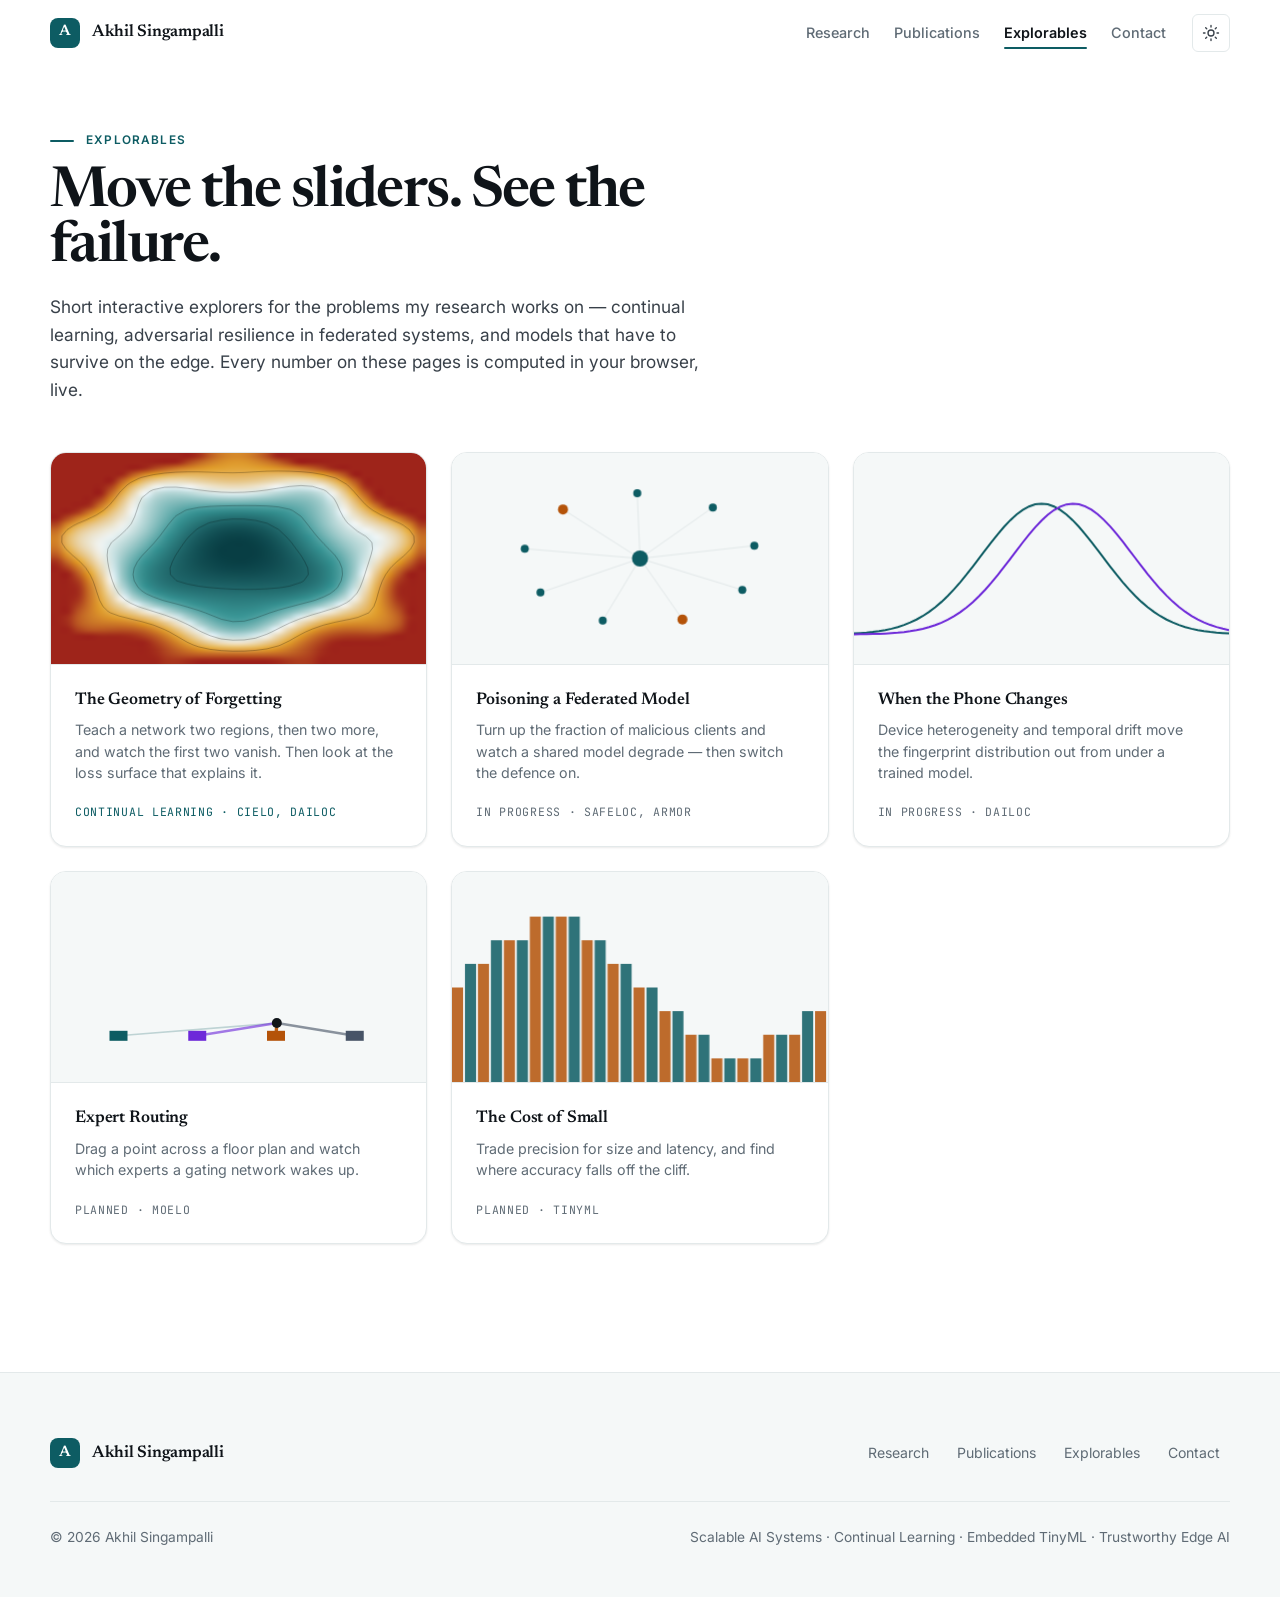
<file: explore/index.html>
<!doctype html>
<html lang="en">
<head>
  <meta charset="utf-8" />
  <meta name="viewport" content="width=device-width, initial-scale=1" />
  <title>Explorables | Akhil Singampalli</title>
  <meta name="description" content="Interactive explorers for continual learning, trustworthy federated AI, and edge intelligence — the ideas behind Akhil Singampalli's research, computed live in the browser." />
  <link rel="canonical" href="https://akhil-singampalli.github.io/akhil-site/explore/" />

  <meta name="theme-color" content="#ffffff" media="(prefers-color-scheme: light)" />
  <meta name="theme-color" content="#0b0f14" media="(prefers-color-scheme: dark)" />
  <meta name="color-scheme" content="light dark" />

  <meta property="og:type" content="website" />
  <meta property="og:title" content="Explorables | Akhil Singampalli" />
  <meta property="og:description" content="Interactive explorers for continual learning, trustworthy federated AI, and edge intelligence." />
  <meta property="og:url" content="https://akhil-singampalli.github.io/akhil-site/explore/" />
  <meta property="og:image" content="https://akhil-singampalli.github.io/akhil-site/images/og-card.png" />
  <meta name="twitter:card" content="summary_large_image" />

  <link rel="icon" href="../images/favicon.svg" type="image/svg+xml" />
  <link rel="preconnect" href="https://fonts.googleapis.com" />
  <link rel="preconnect" href="https://fonts.gstatic.com" crossorigin />
  <link rel="stylesheet" href="https://fonts.googleapis.com/css2?family=Inter:wght@400;500;600;700&family=JetBrains+Mono:wght@400;500;600&family=Newsreader:opsz,wght@6..72,400;6..72,500;6..72,600&display=swap" />

  <script>
    (function () {
      var r = document.documentElement;
      r.classList.add('js');
      try {
        var t = localStorage.getItem('theme');
        if (t === 'dark' || t === 'light') r.setAttribute('data-theme', t);
      } catch (e) {}
    })();
  </script>

  <link rel="stylesheet" href="../assets/site.css" />
  <link rel="stylesheet" href="../assets/explorer.css" />
</head>

<body>
  <a class="skip-link" href="#main">Skip to content</a>

  <nav class="nav" id="nav" aria-label="Primary">
    <div class="nav-inner">
      <a class="brand" href="../index.html"><span class="brand-mark" aria-hidden="true">A</span> Akhil Singampalli</a>
      <ul class="nav-links" id="nav-menu">
        <li><a href="../index.html#research">Research</a></li>
        <li><a href="../index.html#publications">Publications</a></li>
        <li><a href="index.html" class="is-active">Explorables</a></li>
        <li><a href="../index.html#contact">Contact</a></li>
      </ul>
      <div class="nav-tools">
        <button class="icon-btn theme-toggle" id="theme-toggle" type="button" aria-label="Switch colour theme">
          <svg class="sun" viewBox="0 0 24 24" fill="none" stroke="currentColor" stroke-width="1.8" stroke-linecap="round" aria-hidden="true"><circle cx="12" cy="12" r="4"/><path d="M12 2v2M12 20v2M4.9 4.9l1.4 1.4M17.7 17.7l1.4 1.4M2 12h2M20 12h2M4.9 19.1l1.4-1.4M17.7 6.3l1.4-1.4"/></svg>
          <svg class="moon" viewBox="0 0 24 24" fill="none" stroke="currentColor" stroke-width="1.8" stroke-linecap="round" stroke-linejoin="round" aria-hidden="true"><path d="M21 12.8A9 9 0 1 1 11.2 3a7 7 0 0 0 9.8 9.8z"/></svg>
        </button>
        <button class="icon-btn nav-toggle" id="nav-toggle" type="button" aria-label="Open menu" aria-expanded="false" aria-controls="nav-menu">
          <svg viewBox="0 0 24 24" fill="none" stroke="currentColor" stroke-width="1.8" stroke-linecap="round" aria-hidden="true"><path d="M3 6h18M3 12h18M3 18h18"/></svg>
        </button>
      </div>
    </div>
  </nav>

  <main id="main">
    <div class="wrap">
      <header class="explorable-head reveal">
        <p class="kicker">Explorables</p>
        <h1>Move the sliders. See the failure.</h1>
        <p class="sub">
          Short interactive explorers for the problems my research works on — continual learning,
          adversarial resilience in federated systems, and models that have to survive on the edge.
          Every number on these pages is computed in your browser, live.
        </p>
      </header>

      <section style="padding-top:0">
        <div class="hub-grid">
          <a class="hub-card reveal" style="--accent:var(--t1)" href="forgetting.html">
            <div class="hub-preview"><canvas id="pv-forget"></canvas></div>
            <div class="hub-copy">
              <h3>The Geometry of Forgetting</h3>
              <p>Teach a network two regions, then two more, and watch the first two vanish. Then look at the loss surface that explains it.</p>
              <span class="hub-meta">Continual learning · CIELO, DAILOC</span>
            </div>
          </a>

          <div class="hub-card soon reveal" style="--d:.06s">
            <div class="hub-preview"><canvas id="pv-fed"></canvas></div>
            <div class="hub-copy">
              <h3>Poisoning a Federated Model</h3>
              <p>Turn up the fraction of malicious clients and watch a shared model degrade — then switch the defence on.</p>
              <span class="hub-meta">In progress · SAFELOC, ARMOR</span>
            </div>
          </div>

          <div class="hub-card soon reveal" style="--d:.12s">
            <div class="hub-preview"><canvas id="pv-domain"></canvas></div>
            <div class="hub-copy">
              <h3>When the Phone Changes</h3>
              <p>Device heterogeneity and temporal drift move the fingerprint distribution out from under a trained model.</p>
              <span class="hub-meta">In progress · DAILOC</span>
            </div>
          </div>

          <div class="hub-card soon reveal" style="--d:.18s">
            <div class="hub-preview"><canvas id="pv-moe"></canvas></div>
            <div class="hub-copy">
              <h3>Expert Routing</h3>
              <p>Drag a point across a floor plan and watch which experts a gating network wakes up.</p>
              <span class="hub-meta">Planned · MOELO</span>
            </div>
          </div>

          <div class="hub-card soon reveal" style="--d:.24s">
            <div class="hub-preview"><canvas id="pv-quant"></canvas></div>
            <div class="hub-copy">
              <h3>The Cost of Small</h3>
              <p>Trade precision for size and latency, and find where accuracy falls off the cliff.</p>
              <span class="hub-meta">Planned · TinyML</span>
            </div>
          </div>
        </div>
      </section>
    </div>
  </main>

  <footer>
    <div class="wrap">
      <div class="footer-top">
        <a class="brand" href="../index.html"><span class="brand-mark" aria-hidden="true">A</span> Akhil Singampalli</a>
        <ul class="footer-links">
          <li><a href="../index.html#research">Research</a></li>
          <li><a href="../index.html#publications">Publications</a></li>
          <li><a href="index.html">Explorables</a></li>
          <li><a href="../index.html#contact">Contact</a></li>
        </ul>
      </div>
      <div class="footer-bottom">
        <span>&copy; <span id="year">2026</span> Akhil Singampalli</span>
        <span>Scalable AI Systems &middot; Continual Learning &middot; Embedded TinyML &middot; Trustworthy Edge AI</span>
      </div>
    </div>
  </footer>

  <button class="to-top" id="to-top" type="button" aria-label="Back to top">
    <svg viewBox="0 0 24 24" fill="none" stroke="currentColor" stroke-width="2" stroke-linecap="round" stroke-linejoin="round" aria-hidden="true"><path d="M12 19V5"/><path d="m5 12 7-7 7 7"/></svg>
  </button>

  <script src="../assets/js/site.js"></script>
  <script src="../assets/js/plot.js"></script>
  <script>
  /* Decorative card previews. These are illustrations of each card's subject,
     not measurements — the real computation lives inside each explorer. */
  (function () {
    'use strict';
    var reduced = window.matchMedia('(prefers-reduced-motion: reduce)').matches;
    var t = 0, cards = [];

    function register(id, draw) {
      var c = document.getElementById(id);
      if (c) cards.push({ el: c, draw: draw });
    }

    register('pv-forget', function (s, tk, time) {
      var n = 34, grid = new Float64Array(n * n);
      var sharp = 0.5 + 0.5 * Math.sin(time * 0.5);
      for (var j = 0; j < n; j++) {
        for (var i = 0; i < n; i++) {
          var x = (i / (n - 1)) * 2 - 1, y = (j / (n - 1)) * 2 - 1;
          var r2 = x * x + y * y;
          var smooth = r2 * 1.5;
          var rough = r2 * 2.6 + 0.55 * Math.sin(x * 7 + time) * Math.cos(y * 7 - time) * (r2 + .12);
          grid[j * n + i] = smooth * (1 - sharp) + rough * sharp;
        }
      }
      Plot.heatmap(s.ctx, s.w, s.h, grid, n, 0, 2.6, tk);
      Plot.contours(s.ctx, s.w, s.h, grid, n, [0.3, 0.7, 1.2, 1.8], tk);
    });

    register('pv-fed', function (s, tk, time) {
      s.ctx.fillStyle = tk.sunken; s.ctx.fillRect(0, 0, s.w, s.h);
      var cx = s.w / 2, cy = s.h / 2;
      for (var i = 0; i < 9; i++) {
        var a = time * 0.3 + i / 9 * Math.PI * 2;
        var x = cx + Math.cos(a) * s.w * 0.31, y = cy + Math.sin(a) * s.h * 0.31;
        var bad = (i % 4 === 1);
        s.ctx.strokeStyle = tk.line; s.ctx.lineWidth = 1;
        s.ctx.beginPath(); s.ctx.moveTo(cx, cy); s.ctx.lineTo(x, y); s.ctx.stroke();
        s.ctx.beginPath(); s.ctx.arc(x, y, bad ? 5 : 4, 0, Math.PI * 2);
        s.ctx.fillStyle = bad ? tk.t3 : tk.t1; s.ctx.fill();
      }
      s.ctx.beginPath(); s.ctx.arc(cx, cy, 8, 0, Math.PI * 2);
      s.ctx.fillStyle = tk.brand; s.ctx.fill();
    });

    register('pv-domain', function (s, tk, time) {
      s.ctx.fillStyle = tk.sunken; s.ctx.fillRect(0, 0, s.w, s.h);
      var shift = Math.sin(time * 0.6) * s.w * 0.10;
      [[tk.t1, 0], [tk.t2, shift]].forEach(function (g) {
        s.ctx.beginPath();
        for (var i = 0; i <= 60; i++) {
          var x = i / 60 * s.w;
          var u = (x - s.w / 2 - g[1]) / (s.w * 0.16);
          var y = s.h * 0.86 - Math.exp(-0.5 * u * u) * s.h * 0.62;
          if (i === 0) s.ctx.moveTo(x, y); else s.ctx.lineTo(x, y);
        }
        s.ctx.strokeStyle = g[0]; s.ctx.lineWidth = 2; s.ctx.stroke();
      });
    });

    register('pv-moe', function (s, tk, time) {
      s.ctx.fillStyle = tk.sunken; s.ctx.fillRect(0, 0, s.w, s.h);
      var cols = Plot.classColors(tk);
      var px = s.w / 2 + Math.cos(time * 0.7) * s.w * 0.26;
      var py = s.h / 2 + Math.sin(time * 0.9) * s.h * 0.22;
      for (var i = 0; i < 4; i++) {
        var ex = s.w * (0.18 + 0.21 * i), ey = s.h * 0.78;
        var d = Math.hypot(px - ex, py - ey) / s.w;
        var w = Math.max(0.06, 1 - d * 1.8);
        s.ctx.globalAlpha = w; s.ctx.strokeStyle = cols[i]; s.ctx.lineWidth = 1 + w * 2.5;
        s.ctx.beginPath(); s.ctx.moveTo(px, py); s.ctx.lineTo(ex, ey); s.ctx.stroke();
        s.ctx.globalAlpha = 1;
        s.ctx.fillStyle = cols[i];
        s.ctx.fillRect(ex - 9, ey - 5, 18, 10);
      }
      s.ctx.beginPath(); s.ctx.arc(px, py, 5, 0, Math.PI * 2);
      s.ctx.fillStyle = tk.ink; s.ctx.fill();
    });

    register('pv-quant', function (s, tk, time) {
      s.ctx.fillStyle = tk.sunken; s.ctx.fillRect(0, 0, s.w, s.h);
      var k = 3 + Math.floor(3 + 3 * Math.sin(time * 0.5));
      for (var i = 0; i < 30; i++) {
        var x = i / 29;
        var yTrue = 0.5 + 0.34 * Math.sin(x * Math.PI * 2);
        var yQ = Math.round(yTrue * k) / k;
        s.ctx.fillStyle = i % 2 ? tk.t1 : tk.t3;
        s.ctx.globalAlpha = .85;
        s.ctx.fillRect(x * s.w, s.h - yQ * s.h * 0.9, s.w / 34, yQ * s.h * 0.9);
        s.ctx.globalAlpha = 1;
      }
    });

    function frame(ms) {
      var tk = Plot.tokens();
      t = ms / 1000;
      cards.forEach(function (c) {
        var s = Plot.setup(c.el);
        c.draw(s, tk, t);
      });
      if (!reduced) requestAnimationFrame(frame);
    }

    if (cards.length) {
      requestAnimationFrame(frame);
      window.addEventListener('themechange', function () { requestAnimationFrame(frame); });
    }
  })();
  </script>
</body>
</html>
</file>
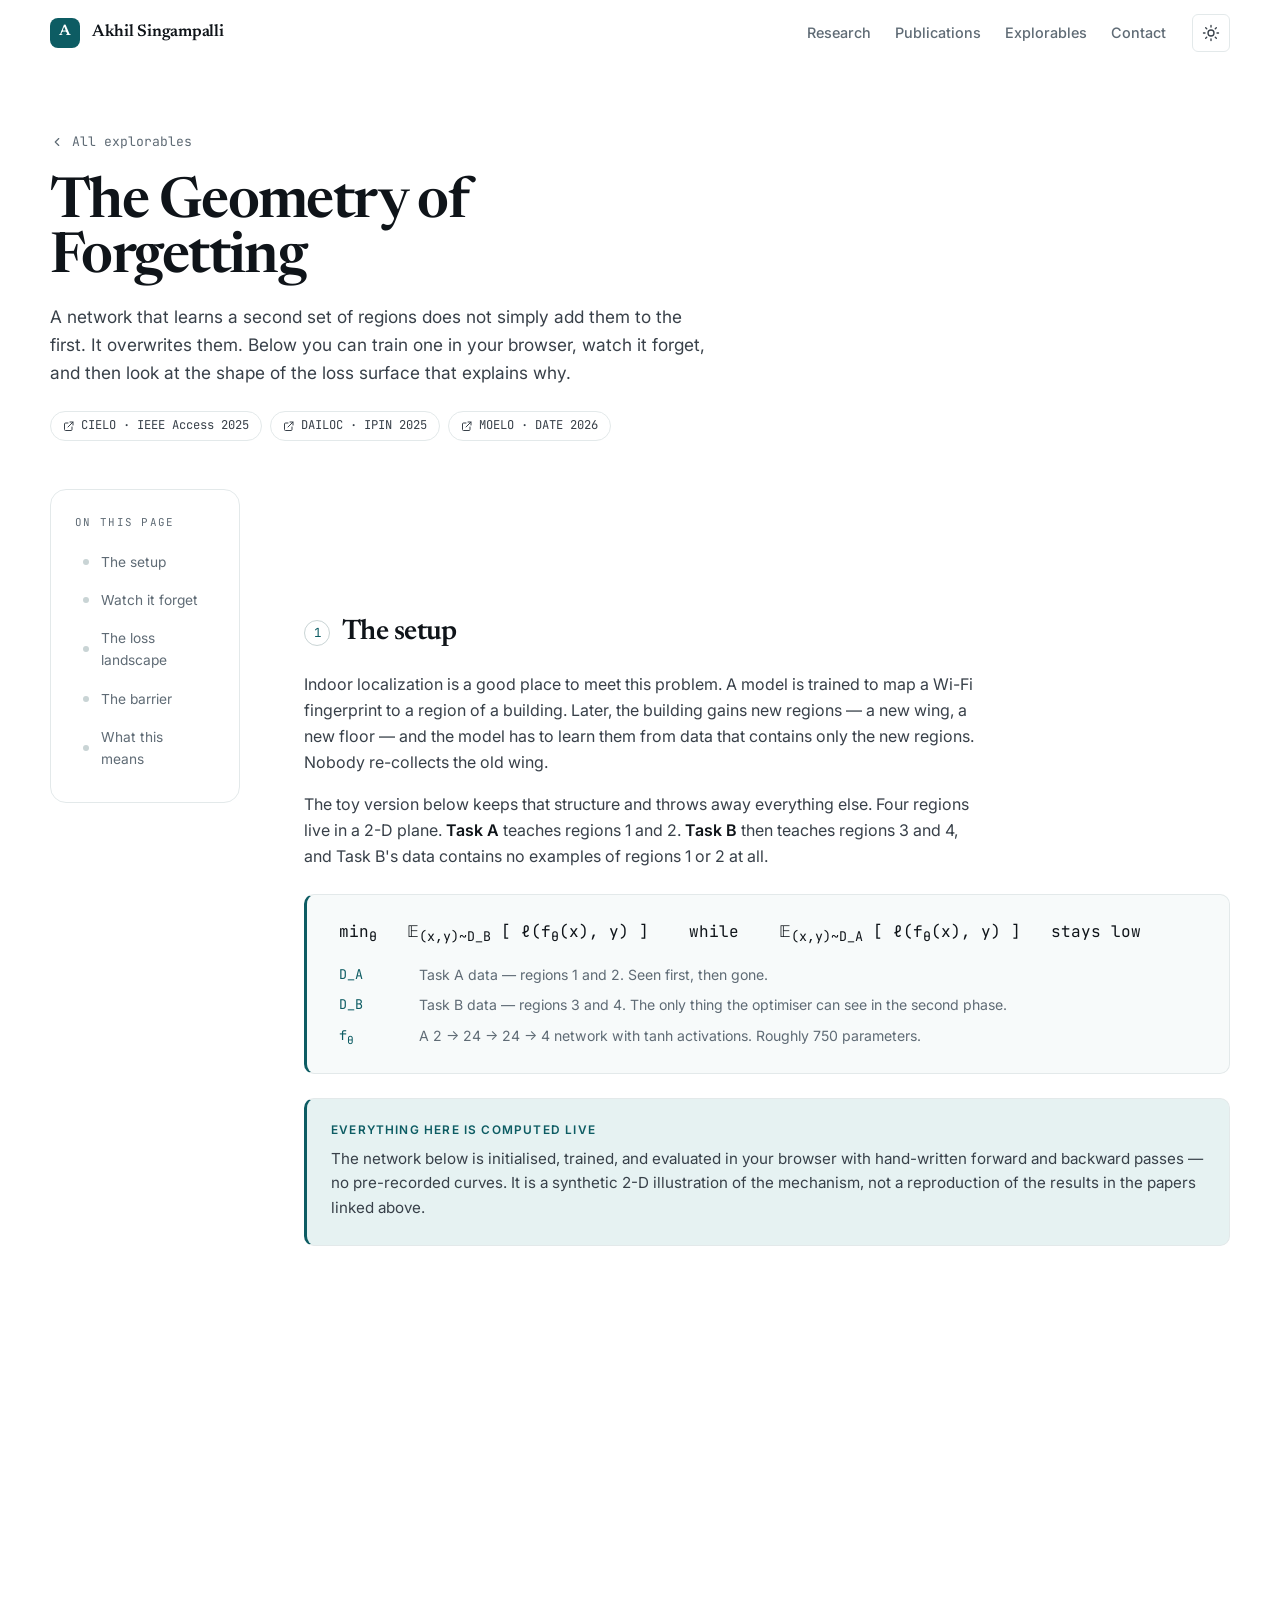
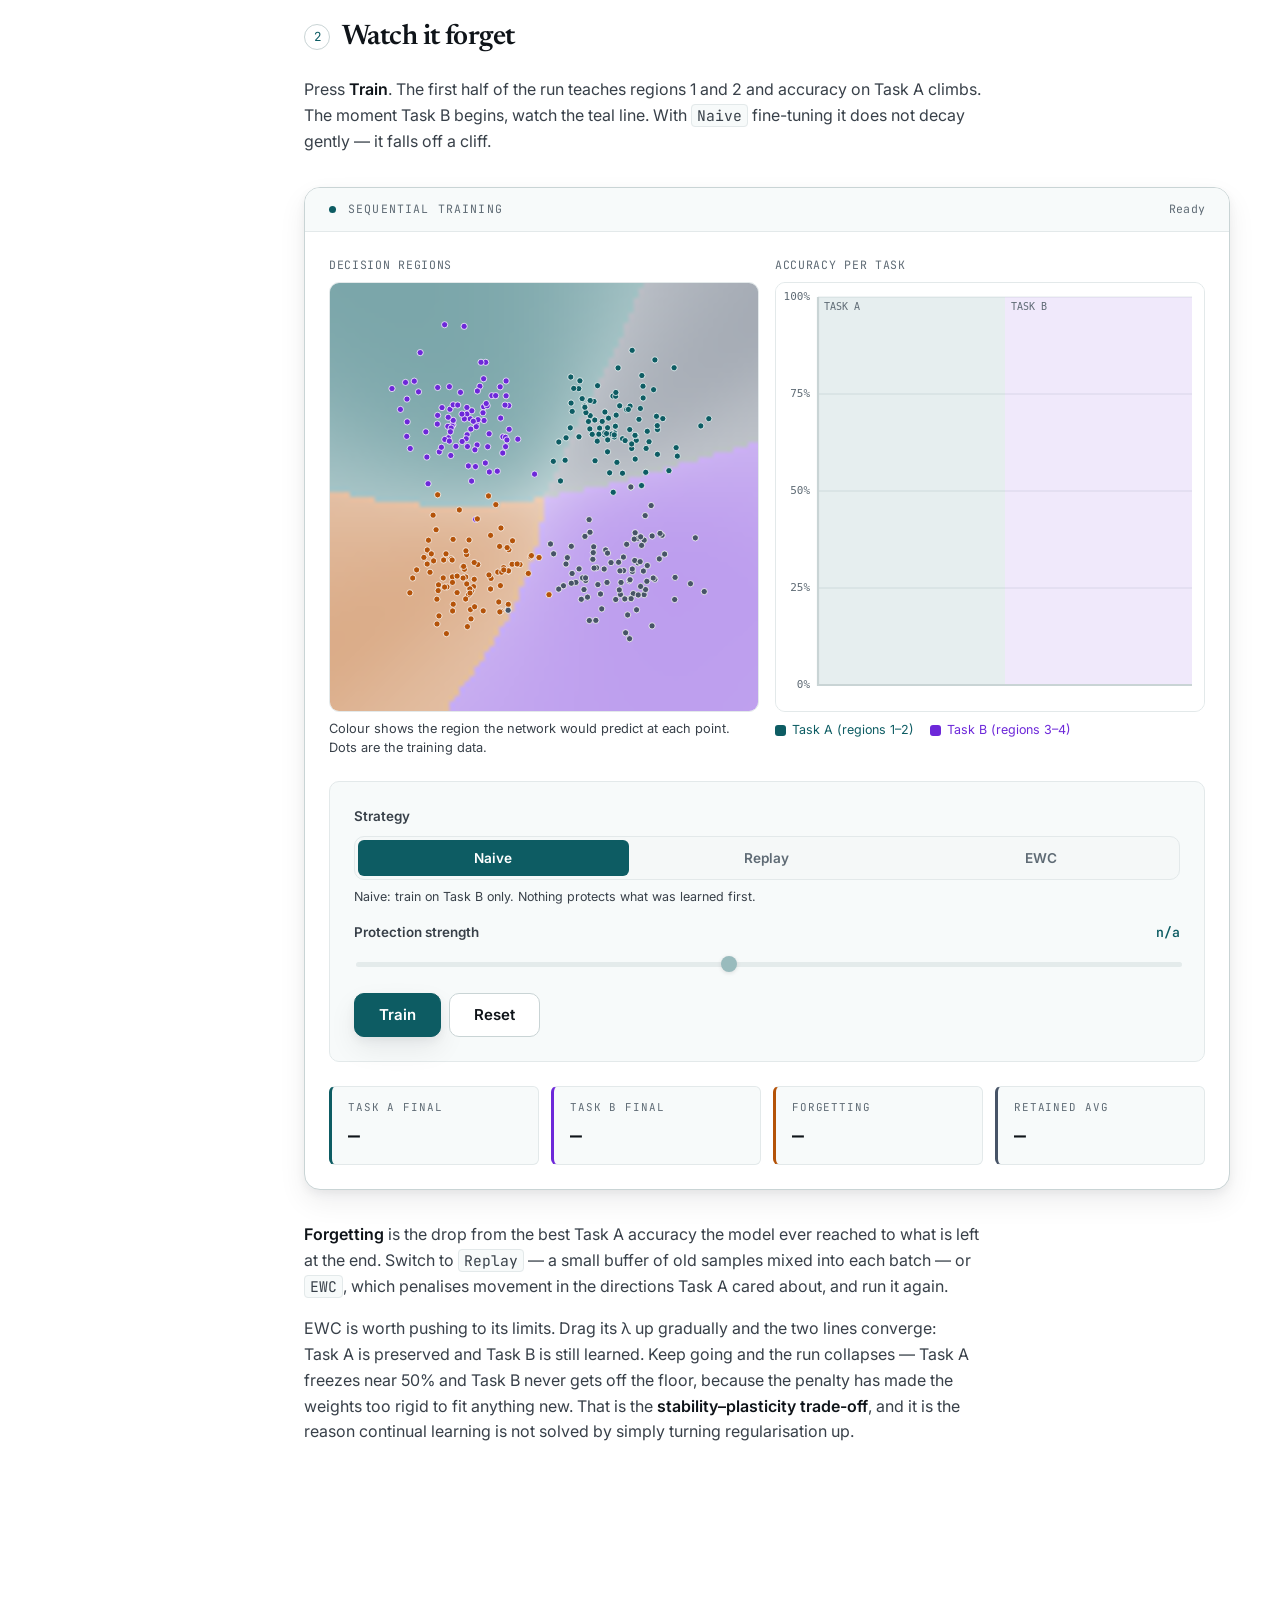
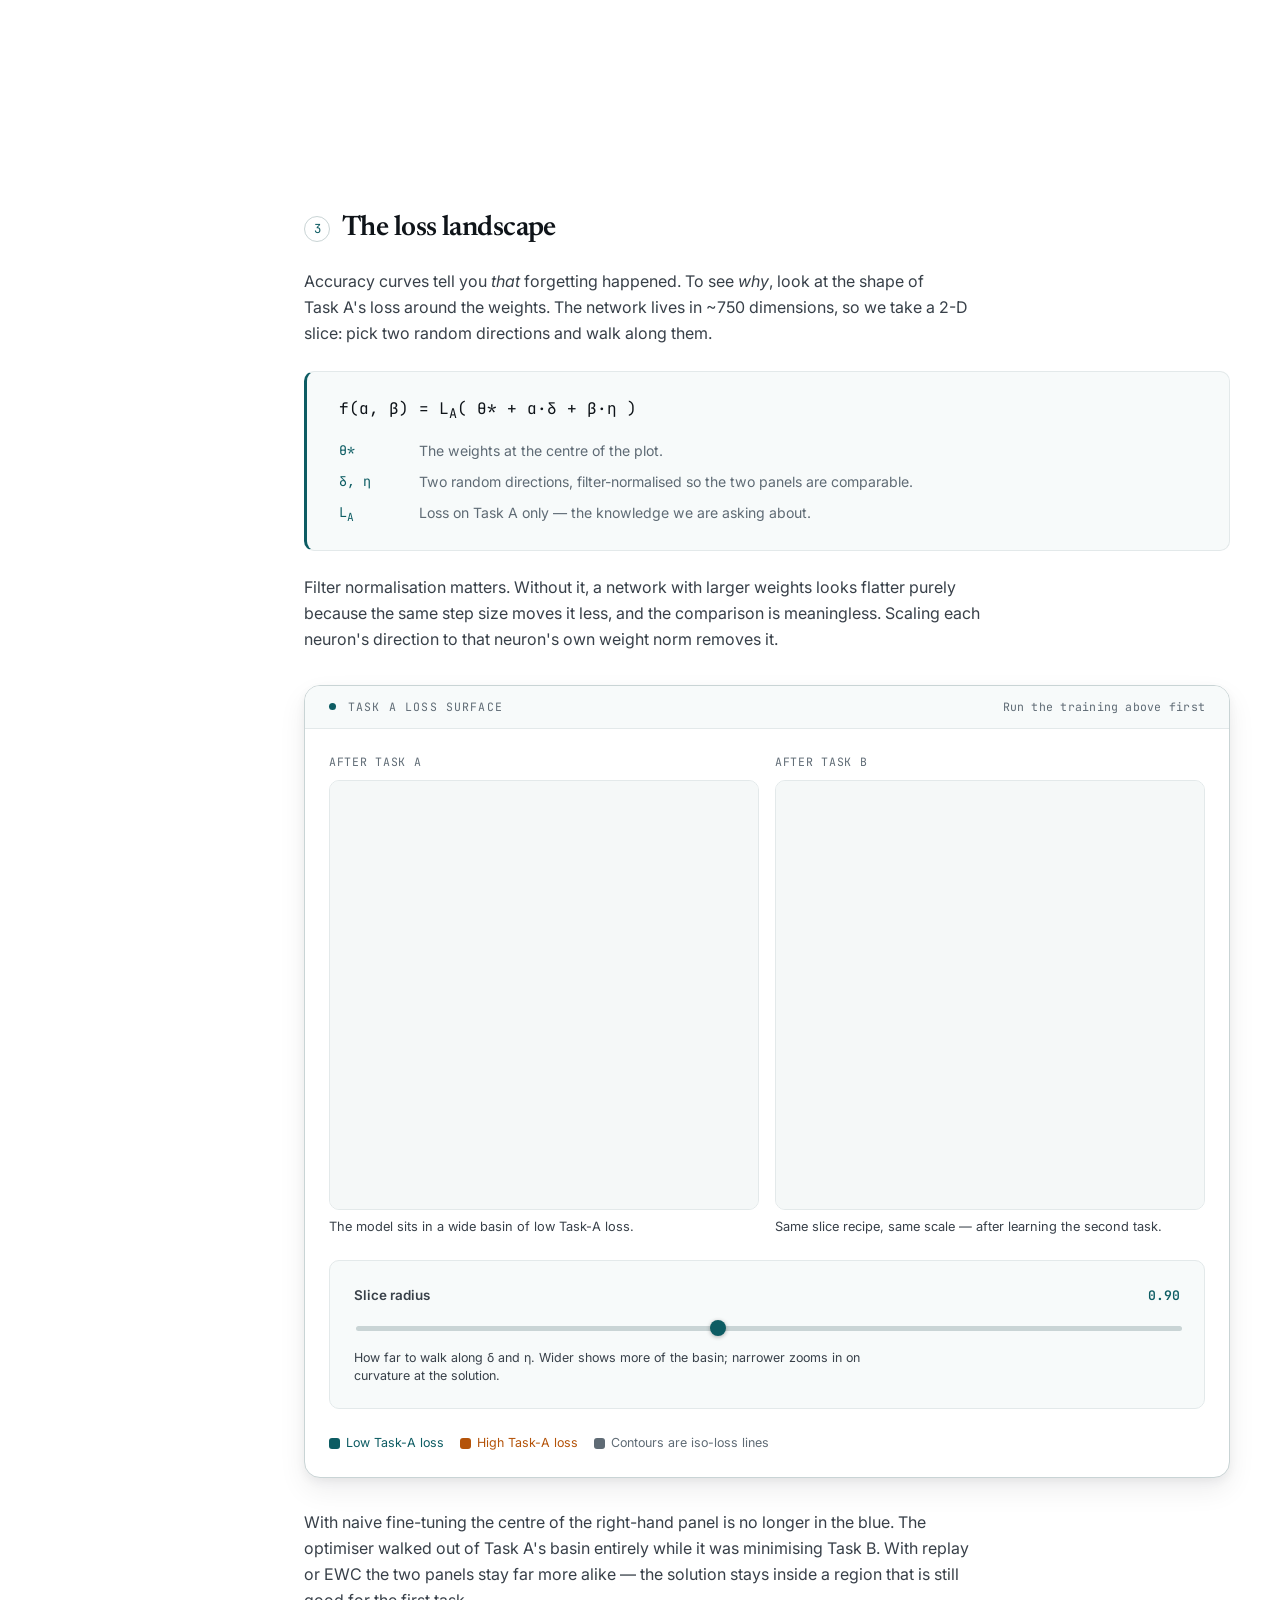
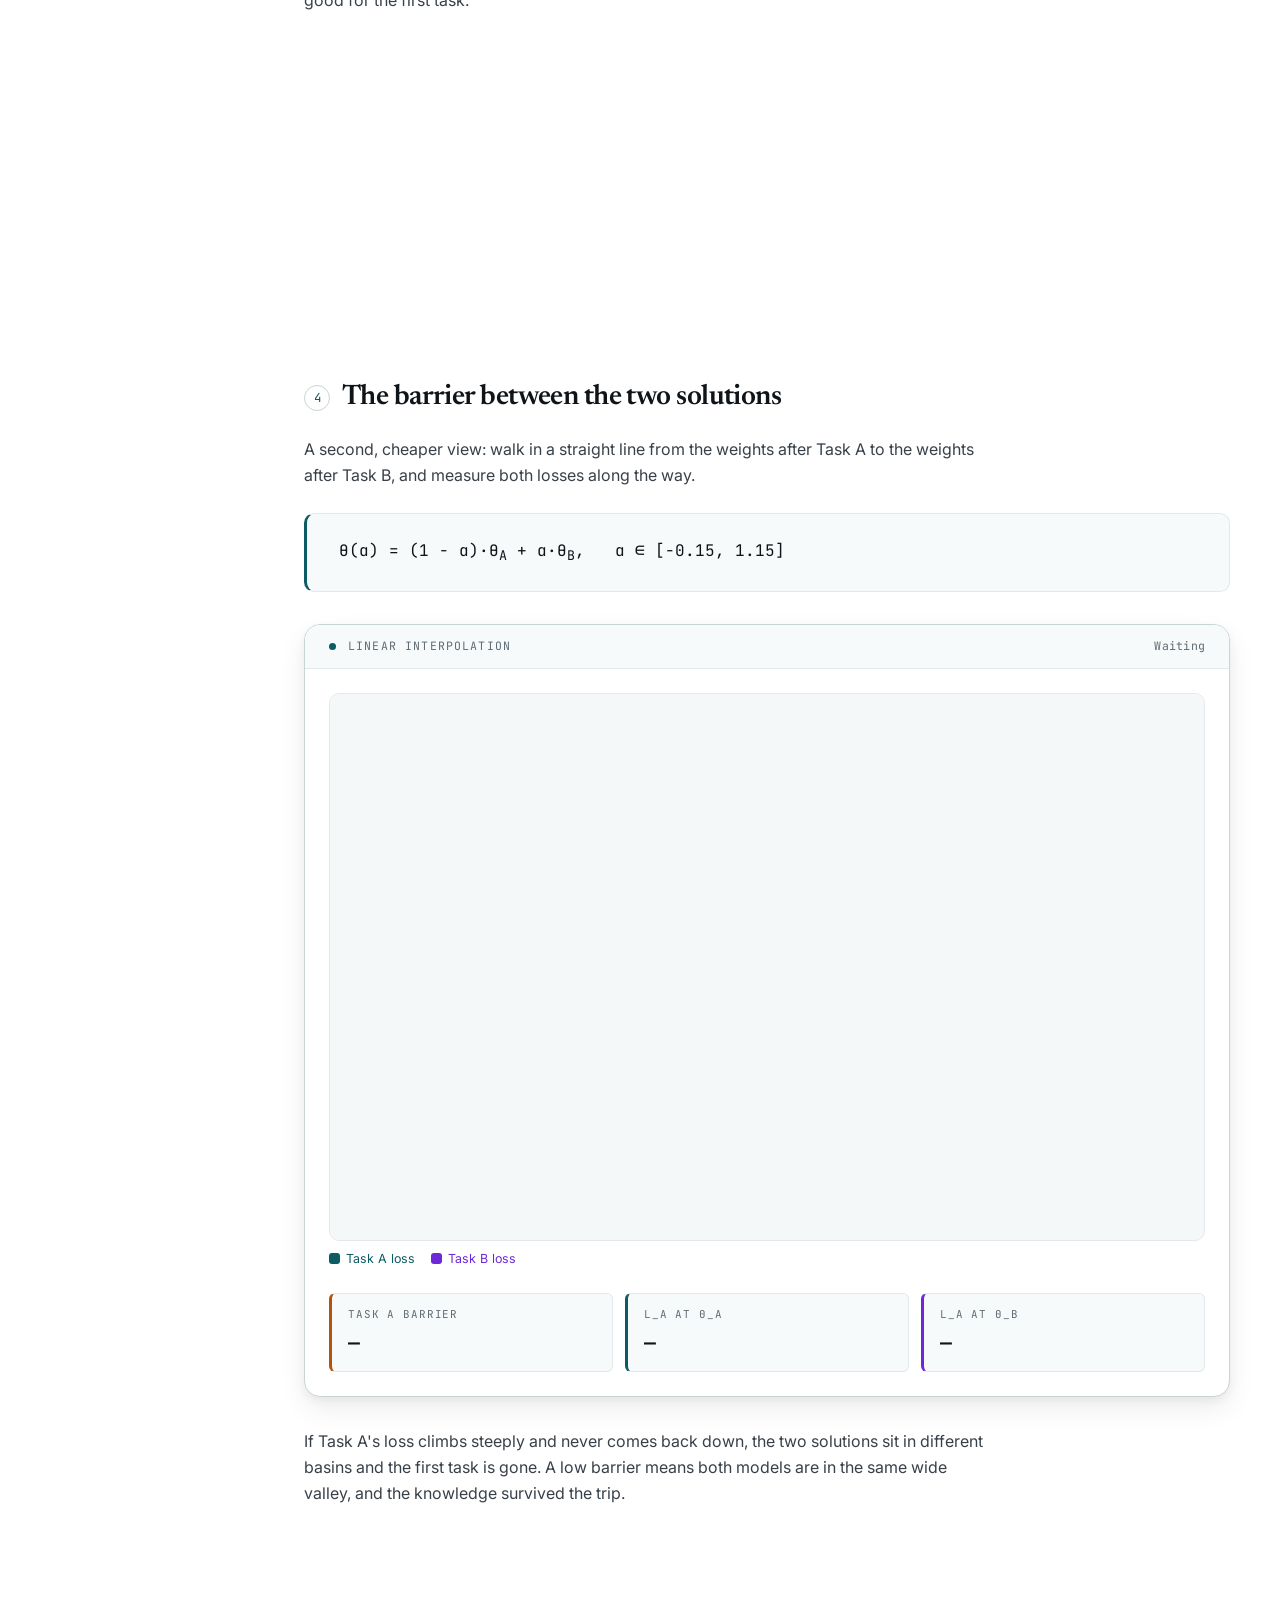
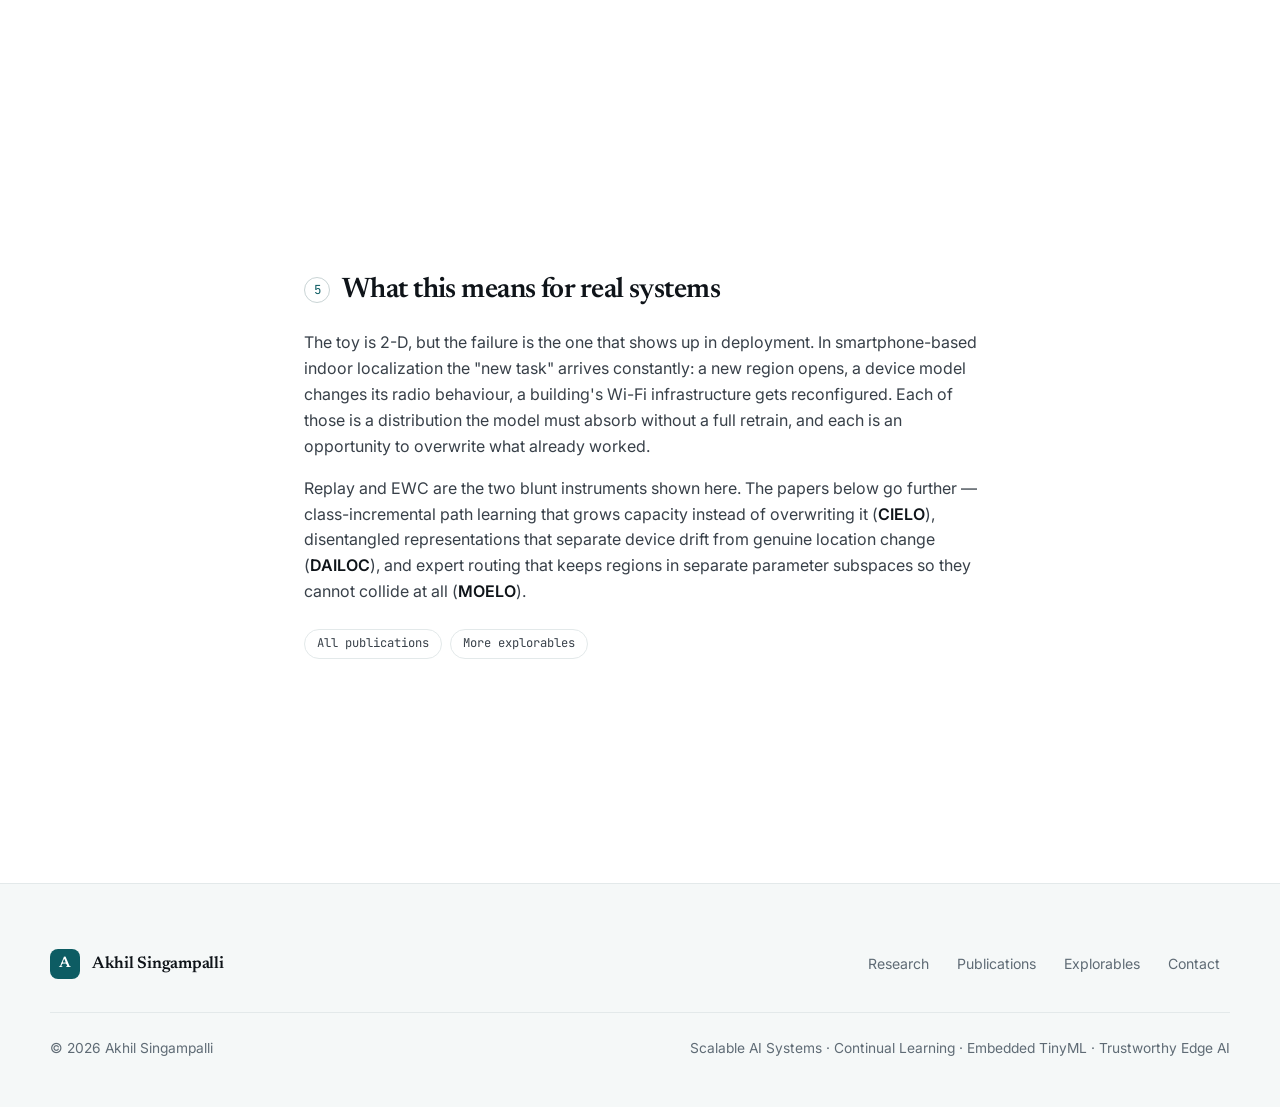
<file: explore/forgetting.html>
<!doctype html>
<html lang="en">
<head>
  <meta charset="utf-8" />
  <meta name="viewport" content="width=device-width, initial-scale=1" />
  <title>The Geometry of Forgetting | Akhil Singampalli</title>
  <meta name="description" content="An interactive explorer for catastrophic forgetting: train a network on one set of regions, then another, and watch the first set disappear. Then look at the loss landscape that explains why." />
  <link rel="canonical" href="https://akhil-singampalli.github.io/akhil-site/explore/forgetting.html" />

  <meta name="theme-color" content="#ffffff" media="(prefers-color-scheme: light)" />
  <meta name="theme-color" content="#0b0f14" media="(prefers-color-scheme: dark)" />
  <meta name="color-scheme" content="light dark" />

  <meta property="og:type" content="article" />
  <meta property="og:title" content="The Geometry of Forgetting | Akhil Singampalli" />
  <meta property="og:description" content="Train a network on one set of regions, then another, and watch the first set disappear — then look at the loss landscape that explains why." />
  <meta property="og:url" content="https://akhil-singampalli.github.io/akhil-site/explore/forgetting.html" />
  <meta property="og:image" content="https://akhil-singampalli.github.io/akhil-site/images/og-card.png" />
  <meta name="twitter:card" content="summary_large_image" />

  <link rel="icon" href="../images/favicon.svg" type="image/svg+xml" />
  <link rel="preconnect" href="https://fonts.googleapis.com" />
  <link rel="preconnect" href="https://fonts.gstatic.com" crossorigin />
  <link rel="stylesheet" href="https://fonts.googleapis.com/css2?family=Inter:wght@400;500;600;700&family=JetBrains+Mono:wght@400;500;600&family=Newsreader:opsz,wght@6..72,400;6..72,500;6..72,600&display=swap" />

  <script>
    (function () {
      var r = document.documentElement;
      r.classList.add('js');
      try {
        var t = localStorage.getItem('theme');
        if (t === 'dark' || t === 'light') r.setAttribute('data-theme', t);
      } catch (e) {}
    })();
  </script>

  <link rel="stylesheet" href="../assets/site.css" />
  <link rel="stylesheet" href="../assets/explorer.css" />
</head>

<body>
  <a class="skip-link" href="#main">Skip to content</a>

  <nav class="nav" id="nav" aria-label="Primary">
    <div class="nav-inner">
      <a class="brand" href="../index.html"><span class="brand-mark" aria-hidden="true">A</span> Akhil Singampalli</a>

      <ul class="nav-links" id="nav-menu">
        <li><a href="../index.html#research">Research</a></li>
        <li><a href="../index.html#publications">Publications</a></li>
        <li><a href="index.html">Explorables</a></li>
        <li><a href="../index.html#contact">Contact</a></li>
      </ul>

      <div class="nav-tools">
        <button class="icon-btn theme-toggle" id="theme-toggle" type="button" aria-label="Switch colour theme">
          <svg class="sun" viewBox="0 0 24 24" fill="none" stroke="currentColor" stroke-width="1.8" stroke-linecap="round" aria-hidden="true"><circle cx="12" cy="12" r="4"/><path d="M12 2v2M12 20v2M4.9 4.9l1.4 1.4M17.7 17.7l1.4 1.4M2 12h2M20 12h2M4.9 19.1l1.4-1.4M17.7 6.3l1.4-1.4"/></svg>
          <svg class="moon" viewBox="0 0 24 24" fill="none" stroke="currentColor" stroke-width="1.8" stroke-linecap="round" stroke-linejoin="round" aria-hidden="true"><path d="M21 12.8A9 9 0 1 1 11.2 3a7 7 0 0 0 9.8 9.8z"/></svg>
        </button>
        <button class="icon-btn nav-toggle" id="nav-toggle" type="button" aria-label="Open menu" aria-expanded="false" aria-controls="nav-menu">
          <svg viewBox="0 0 24 24" fill="none" stroke="currentColor" stroke-width="1.8" stroke-linecap="round" aria-hidden="true"><path d="M3 6h18M3 12h18M3 18h18"/></svg>
        </button>
      </div>
    </div>
  </nav>

  <main id="main">
    <div class="wrap">
      <header class="explorable-head">
        <a class="crumb" href="index.html">
          <svg viewBox="0 0 24 24" fill="none" stroke="currentColor" stroke-width="2" stroke-linecap="round" stroke-linejoin="round" aria-hidden="true"><path d="m15 18-6-6 6-6"/></svg>
          All explorables
        </a>
        <h1>The Geometry of Forgetting</h1>
        <p class="sub">
          A network that learns a second set of regions does not simply add them to the first.
          It overwrites them. Below you can train one in your browser, watch it forget, and then
          look at the shape of the loss surface that explains why.
        </p>
        <div class="paper-chips">
          <a class="paper-chip" href="https://doi.org/10.1109/ACCESS.2025.3561103" target="_blank" rel="noreferrer">
            <svg viewBox="0 0 24 24" fill="none" stroke="currentColor" stroke-width="2" stroke-linecap="round" stroke-linejoin="round" aria-hidden="true"><path d="M14 4h6v6"/><path d="M20 4 10 14"/><path d="M18 14v5a2 2 0 0 1-2 2H5a2 2 0 0 1-2-2V8a2 2 0 0 1 2-2h5"/></svg>
            CIELO · IEEE Access 2025
          </a>
          <a class="paper-chip" href="https://arxiv.org/abs/2506.15554" target="_blank" rel="noreferrer">
            <svg viewBox="0 0 24 24" fill="none" stroke="currentColor" stroke-width="2" stroke-linecap="round" stroke-linejoin="round" aria-hidden="true"><path d="M14 4h6v6"/><path d="M20 4 10 14"/><path d="M18 14v5a2 2 0 0 1-2 2H5a2 2 0 0 1-2-2V8a2 2 0 0 1 2-2h5"/></svg>
            DAILOC · IPIN 2025
          </a>
          <a class="paper-chip" href="https://arxiv.org/abs/2511.17829" target="_blank" rel="noreferrer">
            <svg viewBox="0 0 24 24" fill="none" stroke="currentColor" stroke-width="2" stroke-linecap="round" stroke-linejoin="round" aria-hidden="true"><path d="M14 4h6v6"/><path d="M20 4 10 14"/><path d="M18 14v5a2 2 0 0 1-2 2H5a2 2 0 0 1-2-2V8a2 2 0 0 1 2-2h5"/></svg>
            MOELO · DATE 2026
          </a>
        </div>
      </header>

      <div class="explorable-layout">
        <aside class="rail" data-spy aria-label="Sections">
          <p class="rail-title">On this page</p>
          <ol>
            <li><a href="#setup">The setup</a></li>
            <li><a href="#forget">Watch it forget</a></li>
            <li><a href="#landscape">The loss landscape</a></li>
            <li><a href="#barrier">The barrier</a></li>
            <li><a href="#takeaway">What this means</a></li>
          </ol>
        </aside>

        <div>
          <!-- ===================== 1 ===================== -->
          <section class="step" id="setup">
            <div class="step-head"><span class="step-num">1</span><h2>The setup</h2></div>

            <p>
              Indoor localization is a good place to meet this problem. A model is trained to map a
              Wi-Fi fingerprint to a region of a building. Later, the building gains new regions —
              a new wing, a new floor — and the model has to learn them from data that contains only
              the new regions. Nobody re-collects the old wing.
            </p>
            <p>
              The toy version below keeps that structure and throws away everything else. Four regions
              live in a 2-D plane. <strong>Task&nbsp;A</strong> teaches regions 1 and 2.
              <strong>Task&nbsp;B</strong> then teaches regions 3 and 4, and Task&nbsp;B's data contains
              no examples of regions 1 or 2 at all.
            </p>

            <div class="math">
              <div class="expr">min<sub>θ</sub> &nbsp; 𝔼<sub>(x,y)~D_B</sub> [ ℓ(f<sub>θ</sub>(x), y) ] &nbsp;&nbsp; while &nbsp;&nbsp; 𝔼<sub>(x,y)~D_A</sub> [ ℓ(f<sub>θ</sub>(x), y) ] &nbsp; stays low</div>
              <dl>
                <div><dt>D_A</dt><dd>Task A data — regions 1 and 2. Seen first, then gone.</dd></div>
                <div><dt>D_B</dt><dd>Task B data — regions 3 and 4. The only thing the optimiser can see in the second phase.</dd></div>
                <div><dt>f<sub>θ</sub></dt><dd>A 2 → 24 → 24 → 4 network with tanh activations. Roughly 750 parameters.</dd></div>
              </dl>
            </div>

            <div class="notice">
              <h3>Everything here is computed live</h3>
              <p>
                The network below is initialised, trained, and evaluated in your browser with hand-written
                forward and backward passes — no pre-recorded curves. It is a synthetic 2-D illustration
                of the mechanism, not a reproduction of the results in the papers linked above.
              </p>
            </div>
          </section>

          <!-- ===================== 2 ===================== -->
          <section class="step" id="forget">
            <div class="step-head"><span class="step-num">2</span><h2>Watch it forget</h2></div>

            <p>
              Press <strong>Train</strong>. The first half of the run teaches regions 1 and 2 and accuracy
              on Task&nbsp;A climbs. The moment Task&nbsp;B begins, watch the teal line. With
              <span class="term">Naive</span> fine-tuning it does not decay gently — it falls off a cliff.
            </p>

            <div class="lab">
              <div class="lab-bar">
                <span class="dot is-idle" id="lab1-dot" aria-hidden="true"></span>
                Sequential training
                <span class="status" id="lab1-status">Ready</span>
              </div>
              <div class="lab-body">
                <div class="panel-grid">
                  <div class="panel">
                    <div class="panel-label">Decision regions</div>
                    <div class="canvas-frame square"><canvas id="cv-field"></canvas></div>
                    <p class="panel-note">Colour shows the region the network would predict at each point. Dots are the training data.</p>
                  </div>
                  <div class="panel">
                    <div class="panel-label">Accuracy per task</div>
                    <div class="canvas-frame square"><canvas id="cv-acc"></canvas></div>
                    <div class="legend">
                      <span style="color:var(--t1)"><i></i>Task A (regions 1–2)</span>
                      <span style="color:var(--t2)"><i></i>Task B (regions 3–4)</span>
                    </div>
                  </div>
                </div>

                <div class="controls">
                  <div class="control">
                    <span class="control-label">Strategy</span>
                    <div class="seg" id="seg-strategy" role="group" aria-label="Continual learning strategy">
                      <button type="button" data-v="naive" aria-pressed="true">Naive</button>
                      <button type="button" data-v="replay" aria-pressed="false">Replay</button>
                      <button type="button" data-v="ewc" aria-pressed="false">EWC</button>
                    </div>
                    <p class="control-help" id="strategy-help">
                      Naive: train on Task B only. Nothing protects what was learned first.
                    </p>
                  </div>

                  <div class="control">
                    <label class="control-label" for="sl-protect">
                      <span id="protect-name">Protection strength</span>
                      <span class="value" id="protect-val">—</span>
                    </label>
                    <input type="range" id="sl-protect" min="0" max="100" value="45" disabled />
                  </div>

                  <div class="control-actions">
                    <button class="button primary" type="button" id="btn-run">Train</button>
                    <button class="button compact" type="button" id="btn-reset">Reset</button>
                  </div>
                </div>

                <div class="readout">
                  <div class="stat-tile" style="--accent:var(--t1)"><span class="k">Task A final</span><span class="v" id="ro-a">—</span></div>
                  <div class="stat-tile" style="--accent:var(--t2)"><span class="k">Task B final</span><span class="v" id="ro-b">—</span></div>
                  <div class="stat-tile" style="--accent:var(--t3)"><span class="k">Forgetting</span><span class="v" id="ro-f">—</span></div>
                  <div class="stat-tile" style="--accent:var(--t4)"><span class="k">Retained avg</span><span class="v" id="ro-avg">—</span></div>
                </div>
              </div>
            </div>

            <p>
              <strong>Forgetting</strong> is the drop from the best Task&nbsp;A accuracy the model ever
              reached to what is left at the end. Switch to <span class="term">Replay</span> — a small
              buffer of old samples mixed into each batch — or <span class="term">EWC</span>, which
              penalises movement in the directions Task&nbsp;A cared about, and run it again.
            </p>
            <p>
              EWC is worth pushing to its limits. Drag its λ up gradually and the two lines converge:
              Task&nbsp;A is preserved and Task&nbsp;B is still learned. Keep going and the run collapses —
              Task&nbsp;A freezes near 50% and Task&nbsp;B never gets off the floor, because the penalty has
              made the weights too rigid to fit anything new. That is the
              <strong>stability–plasticity trade-off</strong>, and it is the reason continual learning is
              not solved by simply turning regularisation up.
            </p>
          </section>

          <!-- ===================== 3 ===================== -->
          <section class="step" id="landscape">
            <div class="step-head"><span class="step-num">3</span><h2>The loss landscape</h2></div>

            <p>
              Accuracy curves tell you <em>that</em> forgetting happened. To see <em>why</em>, look at the
              shape of Task&nbsp;A's loss around the weights. The network lives in ~750 dimensions, so we
              take a 2-D slice: pick two random directions and walk along them.
            </p>

            <div class="math">
              <div class="expr">f(α, β) = L<sub>A</sub>( θ* + α·δ + β·η )</div>
              <dl>
                <div><dt>θ*</dt><dd>The weights at the centre of the plot.</dd></div>
                <div><dt>δ, η</dt><dd>Two random directions, filter-normalised so the two panels are comparable.</dd></div>
                <div><dt>L<sub>A</sub></dt><dd>Loss on Task A only — the knowledge we are asking about.</dd></div>
              </dl>
            </div>

            <p>
              Filter normalisation matters. Without it, a network with larger weights looks flatter purely
              because the same step size moves it less, and the comparison is meaningless. Scaling each
              neuron's direction to that neuron's own weight norm removes it.
            </p>

            <div class="lab">
              <div class="lab-bar">
                <span class="dot is-idle" id="lab2-dot" aria-hidden="true"></span>
                Task A loss surface
                <span class="status" id="lab2-status">Run the training above first</span>
              </div>
              <div class="lab-body">
                <div class="panel-grid">
                  <div class="panel">
                    <div class="panel-label">After Task A <span class="mono" id="sharp-a"></span></div>
                    <div class="canvas-frame square"><canvas id="cv-land-a"></canvas></div>
                    <p class="panel-note">The model sits in a wide basin of low Task-A loss.</p>
                  </div>
                  <div class="panel">
                    <div class="panel-label">After Task B <span class="mono" id="sharp-b"></span></div>
                    <div class="canvas-frame square"><canvas id="cv-land-b"></canvas></div>
                    <p class="panel-note">Same slice recipe, same scale — after learning the second task.</p>
                  </div>
                </div>

                <div class="controls">
                  <div class="control">
                    <label class="control-label" for="sl-radius">
                      <span>Slice radius</span>
                      <span class="value" id="radius-val">0.90</span>
                    </label>
                    <input type="range" id="sl-radius" min="20" max="180" value="90" />
                    <p class="control-help">How far to walk along δ and η. Wider shows more of the basin; narrower zooms in on curvature at the solution.</p>
                  </div>
                </div>

                <div class="legend">
                  <span style="color:var(--t1)"><i></i>Low Task-A loss</span>
                  <span style="color:var(--t3)"><i></i>High Task-A loss</span>
                  <span style="color:var(--ink-3)"><i></i>Contours are iso-loss lines</span>
                </div>
              </div>
            </div>

            <p>
              With naive fine-tuning the centre of the right-hand panel is no longer in the blue. The
              optimiser walked out of Task&nbsp;A's basin entirely while it was minimising Task&nbsp;B.
              With replay or EWC the two panels stay far more alike — the solution stays inside a region
              that is still good for the first task.
            </p>
          </section>

          <!-- ===================== 4 ===================== -->
          <section class="step" id="barrier">
            <div class="step-head"><span class="step-num">4</span><h2>The barrier between the two solutions</h2></div>

            <p>
              A second, cheaper view: walk in a straight line from the weights after Task&nbsp;A to the
              weights after Task&nbsp;B, and measure both losses along the way.
            </p>

            <div class="math">
              <div class="expr">θ(α) = (1 − α)·θ<sub>A</sub> + α·θ<sub>B</sub>,&nbsp;&nbsp; α ∈ [−0.15, 1.15]</div>
            </div>

            <div class="lab">
              <div class="lab-bar">
                <span class="dot is-idle" id="lab3-dot" aria-hidden="true"></span>
                Linear interpolation
                <span class="status" id="lab3-status">Waiting</span>
              </div>
              <div class="lab-body">
                <div class="panel">
                  <div class="canvas-frame wide"><canvas id="cv-interp"></canvas></div>
                  <div class="legend">
                    <span style="color:var(--t1)"><i></i>Task A loss</span>
                    <span style="color:var(--t2)"><i></i>Task B loss</span>
                  </div>
                </div>
                <div class="readout">
                  <div class="stat-tile" style="--accent:var(--t3)"><span class="k">Task A barrier</span><span class="v" id="ro-barrier">—</span></div>
                  <div class="stat-tile" style="--accent:var(--t1)"><span class="k">L_A at θ_A</span><span class="v" id="ro-la">—</span></div>
                  <div class="stat-tile" style="--accent:var(--t2)"><span class="k">L_A at θ_B</span><span class="v" id="ro-lb">—</span></div>
                </div>
              </div>
            </div>

            <p>
              If Task&nbsp;A's loss climbs steeply and never comes back down, the two solutions sit in
              different basins and the first task is gone. A low barrier means both models are in the same
              wide valley, and the knowledge survived the trip.
            </p>
          </section>

          <!-- ===================== 5 ===================== -->
          <section class="step" id="takeaway">
            <div class="step-head"><span class="step-num">5</span><h2>What this means for real systems</h2></div>

            <p>
              The toy is 2-D, but the failure is the one that shows up in deployment. In smartphone-based
              indoor localization the "new task" arrives constantly: a new region opens, a device model
              changes its radio behaviour, a building's Wi-Fi infrastructure gets reconfigured. Each of
              those is a distribution the model must absorb without a full retrain, and each is an
              opportunity to overwrite what already worked.
            </p>
            <p>
              Replay and EWC are the two blunt instruments shown here. The papers below go further —
              class-incremental path learning that grows capacity instead of overwriting it
              (<strong>CIELO</strong>), disentangled representations that separate device drift from
              genuine location change (<strong>DAILOC</strong>), and expert routing that keeps regions in
              separate parameter subspaces so they cannot collide at all (<strong>MOELO</strong>).
            </p>

            <div class="paper-chips">
              <a class="paper-chip" href="../index.html#publications">All publications</a>
              <a class="paper-chip" href="index.html">More explorables</a>
            </div>
          </section>
        </div>
      </div>
    </div>
  </main>

  <footer>
    <div class="wrap">
      <div class="footer-top">
        <a class="brand" href="../index.html"><span class="brand-mark" aria-hidden="true">A</span> Akhil Singampalli</a>
        <ul class="footer-links">
          <li><a href="../index.html#research">Research</a></li>
          <li><a href="../index.html#publications">Publications</a></li>
          <li><a href="index.html">Explorables</a></li>
          <li><a href="../index.html#contact">Contact</a></li>
        </ul>
      </div>
      <div class="footer-bottom">
        <span>&copy; <span id="year">2026</span> Akhil Singampalli</span>
        <span>Scalable AI Systems &middot; Continual Learning &middot; Embedded TinyML &middot; Trustworthy Edge AI</span>
      </div>
    </div>
  </footer>

  <button class="to-top" id="to-top" type="button" aria-label="Back to top">
    <svg viewBox="0 0 24 24" fill="none" stroke="currentColor" stroke-width="2" stroke-linecap="round" stroke-linejoin="round" aria-hidden="true"><path d="M12 19V5"/><path d="m5 12 7-7 7 7"/></svg>
  </button>

  <script src="../assets/js/site.js"></script>
  <script src="../assets/js/nn.js"></script>
  <script src="../assets/js/plot.js"></script>
  <script>
  (function () {
    'use strict';

    var reduced = window.matchMedia('(prefers-reduced-motion: reduce)').matches;

    /* ---------------- synthetic data: four regions in a plane ---------------- */
    var K = 4, PER = 90, N = K * PER;
    var X = new Float64Array(N * 2), Y = new Int32Array(N);
    var DOMAIN = { x0: -1.2, x1: 1.2, y0: -1.2, y1: 1.2 };

    (function build() {
      var r = NN.rng(7);
      for (var c = 0; c < K; c++) {
        var ang = Math.PI / 4 + c * Math.PI / 2;
        var cx = Math.cos(ang) * 0.58, cy = Math.sin(ang) * 0.58;
        for (var i = 0; i < PER; i++) {
          var k = c * PER + i;
          X[k * 2] = cx + NN.gauss(r) * 0.17;
          X[k * 2 + 1] = cy + NN.gauss(r) * 0.17;
          Y[k] = c;
        }
      }
    })();

    var taskA = [], taskB = [];
    for (var i = 0; i < N; i++) (Y[i] < 2 ? taskA : taskB).push(i);
    /* Subsample for the landscape sweeps, which evaluate the whole set per cell. */
    var landA = taskA.filter(function (_, j) { return j % 2 === 0; });

    /* ---------------- elements ---------------- */
    var el = {};
    ['cv-field', 'cv-acc', 'cv-land-a', 'cv-land-b', 'cv-interp', 'lab1-dot', 'lab1-status',
     'lab2-dot', 'lab2-status', 'lab3-dot', 'lab3-status', 'seg-strategy', 'sl-protect',
     'protect-val', 'protect-name', 'strategy-help', 'btn-run', 'btn-reset', 'ro-a', 'ro-b',
     'ro-f', 'ro-avg', 'sl-radius', 'radius-val', 'sharp-a', 'sharp-b', 'ro-barrier',
     'ro-la', 'ro-lb'].forEach(function (id) { el[id] = document.getElementById(id); });

    var EPOCHS_A = 45, EPOCHS_B = 45, LR = 0.12, BETA = 0.9, BATCH = 24;
    var strategy = 'naive', protect = 45, radius = 0.9;
    var run = null, running = false, landscapeJob = 0;

    var HELP = {
      naive: 'Naive: train on Task B only. Nothing protects what was learned first.',
      replay: 'Replay: keep a small buffer of Task A samples and mix them into every Task B batch.',
      ewc: 'EWC: penalise moving weights that Task A depended on, measured by a normalised diagonal Fisher. Push λ too high and the model can no longer learn Task B at all.'
    };
    var PROTECT_NAME = {
      naive: 'Protection strength',
      replay: 'Replay buffer (samples per old region)',
      ewc: 'EWC penalty λ'
    };

    function protectValue() {
      if (strategy === 'replay') return Math.round(1 + protect / 100 * 44);
      /* Calibrated by sweeping this exact setup: lambda under ~60 protects
         Task A while still learning Task B; past ~75 the penalty dominates and
         the model can no longer fit Task B at all. The slider spans both. */
      if (strategy === 'ewc') return Math.round(Math.pow(protect / 100, 2) * 160);
      return null;
    }

    function syncControls() {
      el['strategy-help'].textContent = HELP[strategy];
      el['protect-name'].textContent = PROTECT_NAME[strategy];
      el['sl-protect'].disabled = (strategy === 'naive');
      var v = protectValue();
      el['protect-val'].textContent = v === null ? 'n/a' : v;
    }

    /* ---------------- training ---------------- */
    function scaleGrads(g, s) {
      for (var l = 0; l < g.W.length; l++) {
        var w = g.W[l], i;
        for (i = 0; i < w.length; i++) w[i] *= s;
        var b = g.b[l];
        for (i = 0; i < b.length; i++) b[i] *= s;
      }
    }

    function shuffle(a, r) {
      for (var i = a.length - 1; i > 0; i--) {
        var j = Math.floor(r() * (i + 1)), t = a[i]; a[i] = a[j]; a[j] = t;
      }
    }

    function newRun() {
      var r = NN.rng(11);
      var net = NN.create([2, 24, 24, 4], r);
      return {
        r: r, net: net, sc: NN.scratch(net), g: NN.grads(net), mom: NN.momentumState(net),
        xb: new Float64Array(2), epoch: 0, phase: 0, hist: [], peakA: 0,
        netA: null, anchor: null, fisher: null, replay: null, lambda: 0
      };
    }

    function trainEpoch(S, pick) {
      var order = pick.slice();
      shuffle(order, S.r);
      for (var s = 0; s < order.length; s += BATCH) {
        NN.zero(S.g);
        var m = Math.min(BATCH, order.length - s), cnt = 0, k, idx;
        for (k = 0; k < m; k++) {
          idx = order[s + k];
          S.xb[0] = X[idx * 2]; S.xb[1] = X[idx * 2 + 1];
          NN.accumulate(S.net, S.xb, Y[idx], S.sc, S.g);
          cnt++;
        }
        if (S.replay && S.replay.length) {
          var take = Math.min(8, S.replay.length);
          for (k = 0; k < take; k++) {
            idx = S.replay[Math.floor(S.r() * S.replay.length)];
            S.xb[0] = X[idx * 2]; S.xb[1] = X[idx * 2 + 1];
            NN.accumulate(S.net, S.xb, Y[idx], S.sc, S.g);
            cnt++;
          }
        }
        scaleGrads(S.g, 1 / Math.max(cnt, 1));
        if (S.lambda) NN.ewcPenaltyGrad(S.net, S.anchor, S.fisher, S.lambda, S.g);
        NN.step(S.net, S.g, S.mom, LR, BETA, 1);
      }
    }

    function record(S) {
      var a = NN.evaluate(S.net, X, Y, S.sc, taskA).acc;
      var b = NN.evaluate(S.net, X, Y, S.sc, taskB).acc;
      if (a > S.peakA) S.peakA = a;
      S.hist.push([S.hist.length, a, b]);
      return { a: a, b: b };
    }

    function beginPhaseB(S) {
      S.netA = NN.clone(S.net);
      if (strategy === 'replay') {
        var per = protectValue(), buf = [];
        for (var c = 0; c < 2; c++) {
          for (var i = 0; i < per && i < PER; i++) buf.push(c * PER + i);
        }
        S.replay = buf;
      } else if (strategy === 'ewc') {
        S.anchor = NN.clone(S.net);
        S.fisher = NN.fisherDiagonal(S.net, X, Y, S.sc, taskA);
        S.lambda = protectValue();
      }
    }

    function tick() {
      if (!running) return;
      var steps = reduced ? 6 : 2;

      for (var s = 0; s < steps; s++) {
        if (run.phase === 0) {
          if (run.epoch === 0) record(run);
          trainEpoch(run, taskA);
          run.epoch++;
          record(run);
          if (run.epoch >= EPOCHS_A) { beginPhaseB(run); run.phase = 1; run.epoch = 0; }
        } else {
          trainEpoch(run, taskB);
          run.epoch++;
          record(run);
          if (run.epoch >= EPOCHS_B) {
            running = false;
            finish();
            break;
          }
        }
      }

      drawField();
      drawAcc();
      updateReadout();
      if (running) {
        el['lab1-status'].textContent = run.phase === 0
          ? 'Task A · epoch ' + run.epoch + '/' + EPOCHS_A
          : 'Task B · epoch ' + run.epoch + '/' + EPOCHS_B;
        requestAnimationFrame(tick);
      }
    }

    function finish() {
      el['lab1-dot'].classList.add('is-idle');
      el['lab1-status'].textContent = 'Done';
      el['btn-run'].disabled = false;
      el['btn-run'].textContent = 'Train again';
      drawField(); drawAcc(); updateReadout();
      computeLandscapes();
      computeInterp();
    }

    function start() {
      run = newRun();
      running = true;
      landscapeJob++;
      el['btn-run'].disabled = true;
      el['lab1-dot'].classList.remove('is-idle');
      el['lab2-status'].textContent = 'Waiting for training';
      el['lab3-status'].textContent = 'Waiting for training';
      el['sharp-a'].textContent = ''; el['sharp-b'].textContent = '';
      ['ro-barrier', 'ro-la', 'ro-lb'].forEach(function (k) { el[k].textContent = '—'; });
      clearCanvas('cv-land-a'); clearCanvas('cv-land-b'); clearCanvas('cv-interp');
      requestAnimationFrame(tick);
    }

    function reset() {
      running = false;
      landscapeJob++;
      run = newRun();
      record(run);
      el['btn-run'].disabled = false;
      el['btn-run'].textContent = 'Train';
      el['lab1-status'].textContent = 'Ready';
      el['lab2-status'].textContent = 'Run the training above first';
      el['lab3-status'].textContent = 'Waiting';
      el['sharp-a'].textContent = ''; el['sharp-b'].textContent = '';
      ['ro-a', 'ro-b', 'ro-f', 'ro-avg', 'ro-barrier', 'ro-la', 'ro-lb']
        .forEach(function (k) { el[k].textContent = '—'; });
      drawField(); drawAcc();
      clearCanvas('cv-land-a'); clearCanvas('cv-land-b'); clearCanvas('cv-interp');
    }

    function updateReadout() {
      if (!run || !run.hist.length) return;
      var last = run.hist[run.hist.length - 1];
      var pct = function (v) { return (v * 100).toFixed(1) + '%'; };
      el['ro-a'].textContent = pct(last[1]);
      el['ro-b'].textContent = pct(last[2]);
      el['ro-f'].textContent = pct(Math.max(0, run.peakA - last[1]));
      el['ro-avg'].textContent = pct((last[1] + last[2]) / 2);
    }

    /* ---------------- drawing ---------------- */
    function clearCanvas(id) {
      var c = el[id]; if (!c) return;
      var s = Plot.setup(c);
      var tk = Plot.tokens();
      s.ctx.fillStyle = tk.sunken;
      s.ctx.fillRect(0, 0, s.w, s.h);
    }

    function drawField() {
      var c = el['cv-field'], s = Plot.setup(c), tk = Plot.tokens();
      if (!run) return;
      var net = run.net, sc = run.sc, xb = new Float64Array(2), p = new Float64Array(K);

      Plot.decisionField(s.ctx, s.w, s.h, DOMAIN, function (x, y) {
        xb[0] = x; xb[1] = y;
        NN.softmax(NN.forward(net, xb, sc), p);
        var best = 0;
        for (var c2 = 1; c2 < K; c2++) if (p[c2] > p[best]) best = c2;
        return { cls: best, conf: p[best] };
      }, tk, 5);

      Plot.scatter(s.ctx, s.w, s.h, X, Y, taskA, DOMAIN, tk, { r: 3.1 });
      Plot.scatter(s.ctx, s.w, s.h, X, Y, taskB, DOMAIN, tk, { r: 3.1 });
    }

    function drawAcc() {
      var c = el['cv-acc'], s = Plot.setup(c), tk = Plot.tokens();
      s.ctx.fillStyle = tk.surface;
      s.ctx.fillRect(0, 0, s.w, s.h);
      if (!run) return;
      var total = EPOCHS_A + EPOCHS_B;
      Plot.lineChart(s.ctx, s.w, s.h, [
        { data: run.hist.map(function (h) { return [h[0], h[1]]; }), color: tk.t1, width: 2.2 },
        { data: run.hist.map(function (h) { return [h[0], h[2]]; }), color: tk.t2, width: 2.2 }
      ], {
        tokens: tk, xMax: total, yMin: 0, yMax: 1,
        yTicks: [0, 0.25, 0.5, 0.75, 1],
        yFmt: function (v) { return Math.round(v * 100) + '%'; },
        mono: 'JetBrains Mono, monospace',
        bands: [
          { from: 0, to: EPOCHS_A, color: tk.t1, label: 'TASK A' },
          { from: EPOCHS_A, to: total, color: tk.t2, label: 'TASK B' }
        ]
      });
    }

    /* ---------------- loss landscape ---------------- */
    var GRID = 41;

    function sweep(net, pick, n, rad, onDone, job) {
      var work = NN.clone(net), sc = NN.scratch(work);
      var base = NN.getParams(net), p = new Float64Array(base.length);
      var r = NN.rng(23);
      var d1 = NN.direction(net, r), d2 = NN.direction(net, r);
      var grid = new Float64Array(n * n), row = 0;

      function chunk() {
        if (job !== landscapeJob) return;
        var end = Math.min(n, row + 8);
        for (; row < end; row++) {
          var b = (row / (n - 1)) * 2 * rad - rad;
          for (var i = 0; i < n; i++) {
            var a = (i / (n - 1)) * 2 * rad - rad;
            for (var k = 0; k < p.length; k++) p[k] = base[k] + a * d1[k] + b * d2[k];
            NN.setParams(work, p);
            grid[row * n + i] = NN.evaluate(work, X, Y, sc, pick).loss;
          }
        }
        if (row < n) requestAnimationFrame(chunk);
        else onDone(grid);
      }
      chunk();
    }

    /* Task-A loss at the centre of the slice, i.e. at the weights themselves.
       An earlier version reported an epsilon-sharpness ratio here, but that
       metric is misleading in this setup: after Task B the centre already sits
       on a high-loss plateau, so its *relative* local variation is small and the
       number reads "flatter" precisely when the model has forgotten most. What
       this demo actually shows is displacement out of the basin, so report the
       quantity that says so. */
    function centreLoss(grid, n) {
      var mid = Math.round((n - 1) / 2);
      return grid[mid * n + mid];
    }

    function paintLandscape(id, grid, n, lo, hi) {
      var s = Plot.setup(el[id]), tk = Plot.tokens();
      Plot.heatmap(s.ctx, s.w, s.h, grid, n, lo, hi, tk);
      var levels = [];
      for (var i = 1; i <= 6; i++) levels.push(lo + (hi - lo) * (i / 7));
      Plot.contours(s.ctx, s.w, s.h, grid, n, levels, tk);
      /* mark θ* at the centre */
      s.ctx.beginPath();
      s.ctx.arc(s.w / 2, s.h / 2, 4, 0, Math.PI * 2);
      s.ctx.fillStyle = tk.dark ? '#fff' : '#0b0f14';
      s.ctx.fill();
      s.ctx.lineWidth = 1.5;
      s.ctx.strokeStyle = tk.dark ? '#0b0f14' : '#fff';
      s.ctx.stroke();
    }

    var lastGrids = null;

    function computeLandscapes() {
      if (!run || !run.netA) return;
      var job = ++landscapeJob;
      el['lab2-dot'].classList.remove('is-idle');
      el['lab2-status'].textContent = 'Sweeping…';

      sweep(run.netA, landA, GRID, radius, function (gA) {
        if (job !== landscapeJob) return;
        sweep(run.net, landA, GRID, radius, function (gB) {
          if (job !== landscapeJob) return;
          lastGrids = { a: gA, b: gB };
          var lo = Infinity, hi = -Infinity, i;
          for (i = 0; i < gA.length; i++) { if (gA[i] < lo) lo = gA[i]; if (gA[i] > hi) hi = gA[i]; }
          for (i = 0; i < gB.length; i++) { if (gB[i] < lo) lo = gB[i]; if (gB[i] > hi) hi = gB[i]; }
          lastGrids.lo = lo; lastGrids.hi = hi;
          paintLandscape('cv-land-a', gA, GRID, lo, hi);
          paintLandscape('cv-land-b', gB, GRID, lo, hi);
          el['sharp-a'].textContent = '· L_A at centre ' + centreLoss(gA, GRID).toFixed(2);
          el['sharp-b'].textContent = '· L_A at centre ' + centreLoss(gB, GRID).toFixed(2);
          el['lab2-dot'].classList.add('is-idle');
          el['lab2-status'].textContent = 'Shared colour scale · ' + GRID + '×' + GRID + ' grid';
        }, job);
      }, job);
    }

    /* ---------------- interpolation ---------------- */
    function computeInterp() {
      if (!run || !run.netA) return;
      el['lab3-dot'].classList.remove('is-idle');
      var pa = NN.getParams(run.netA), pb = NN.getParams(run.net);
      var work = NN.clone(run.net), sc = NN.scratch(work), p = new Float64Array(pa.length);
      var M = 61, out = [], k, i;

      for (i = 0; i < M; i++) {
        var al = -0.15 + 1.30 * (i / (M - 1));
        for (k = 0; k < pa.length; k++) p[k] = pa[k] + (pb[k] - pa[k]) * al;
        NN.setParams(work, p);
        out.push([i,
          NN.evaluate(work, X, Y, sc, landA).loss,
          NN.evaluate(work, X, Y, sc, taskB).loss, al]);
      }

      var s = Plot.setup(el['cv-interp']), tk = Plot.tokens();
      s.ctx.fillStyle = tk.surface;
      s.ctx.fillRect(0, 0, s.w, s.h);

      var hi = 0;
      out.forEach(function (o) { hi = Math.max(hi, o[1], o[2]); });
      hi = Math.max(hi, 0.5) * 1.1;

      var ticks = [];
      for (i = 0; i <= 4; i++) ticks.push(hi * i / 4);

      Plot.lineChart(s.ctx, s.w, s.h, [
        { data: out.map(function (o) { return [o[0], o[1]]; }), color: tk.t1, width: 2.2 },
        { data: out.map(function (o) { return [o[0], o[2]]; }), color: tk.t2, width: 2.2, dash: [5, 4] }
      ], {
        tokens: tk, xMax: M - 1, yMin: 0, yMax: hi, yTicks: ticks,
        yFmt: function (v) { return v.toFixed(1); },
        mono: 'JetBrains Mono, monospace'
      });

      /* endpoint markers */
      var pad = { l: 42, r: 12, t: 14, b: 26 };
      var iw = s.w - pad.l - pad.r;
      function xAt(alpha) { return pad.l + ((alpha + 0.15) / 1.30) * iw; }
      s.ctx.strokeStyle = tk.ink3;
      s.ctx.setLineDash([3, 3]);
      s.ctx.font = '10px JetBrains Mono, monospace';
      s.ctx.fillStyle = tk.ink3;
      s.ctx.textAlign = 'center';
      [[0, 'θ_A'], [1, 'θ_B']].forEach(function (mk) {
        var xx = xAt(mk[0]);
        s.ctx.beginPath();
        s.ctx.moveTo(xx, pad.t); s.ctx.lineTo(xx, s.h - pad.b);
        s.ctx.stroke();
        s.ctx.fillText(mk[1], xx, s.h - pad.b + 14);
      });
      s.ctx.setLineDash([]);

      var lA = out[0][1], lB = out[M - 1][1], peak = 0;
      out.forEach(function (o) { if (o[3] >= 0 && o[3] <= 1) peak = Math.max(peak, o[1]); });
      el['ro-barrier'].textContent = (peak - Math.min(lA, lB)).toFixed(2);
      el['ro-la'].textContent = lA.toFixed(2);
      el['ro-lb'].textContent = lB.toFixed(2);
      el['lab3-dot'].classList.add('is-idle');
      el['lab3-status'].textContent = 'Task A loss along the straight path';
    }

    /* ---------------- wiring ---------------- */
    el['seg-strategy'].addEventListener('click', function (e) {
      var b = e.target.closest('button');
      if (!b) return;
      strategy = b.dataset.v;
      Array.prototype.forEach.call(this.querySelectorAll('button'), function (x) {
        x.setAttribute('aria-pressed', String(x === b));
      });
      syncControls();
      reset();
    });

    el['sl-protect'].addEventListener('input', function () {
      protect = +this.value;
      syncControls();
    });

    el['sl-radius'].addEventListener('input', function () {
      radius = +this.value / 100;
      el['radius-val'].textContent = radius.toFixed(2);
    });
    el['sl-radius'].addEventListener('change', function () {
      if (run && run.netA && !running) computeLandscapes();
    });

    el['btn-run'].addEventListener('click', start);
    el['btn-reset'].addEventListener('click', reset);

    /* Canvases paint from CSS tokens, so redraw whenever the theme flips. */
    function repaintAll() {
      drawField(); drawAcc();
      if (lastGrids) {
        paintLandscape('cv-land-a', lastGrids.a, GRID, lastGrids.lo, lastGrids.hi);
        paintLandscape('cv-land-b', lastGrids.b, GRID, lastGrids.lo, lastGrids.hi);
      }
      if (run && run.netA && !running) computeInterp();
    }
    window.addEventListener('themechange', repaintAll);

    var rz;
    window.addEventListener('resize', function () {
      clearTimeout(rz);
      rz = setTimeout(repaintAll, 180);
    });

    syncControls();
    reset();
  })();
  </script>
</body>
</html>
</file>
<file: assets/site.css>
/* ==================== Design tokens ==================== */
:root {
  --bg: #ffffff;
  --bg-sunken: #f5f8f8;
  --surface: #ffffff;
  --surface-2: #f7fafa;
  --ink: #0f1419;
  --ink-2: #384049;
  --ink-3: #5f6b75;
  --line: #e3e9ea;
  --line-strong: #c9d4d5;

  --brand: #0d5c63;
  --brand-hover: #0a474d;
  --on-brand: #ffffff;
  --brand-wash: #e6f2f2;

  --t1: #0d5c63;  --t1-wash: #e6f2f2;   /* continual learning */
  --t2: #6d28d9;  --t2-wash: #f1ebfd;   /* trustworthy / explainable */
  --t3: #b45309;  --t3-wash: #fdf0e0;   /* edge & tinyml */
  --t4: #475467;  --t4-wash: #eef1f4;   /* neutral */

  --sh-1: 0 1px 2px rgba(15,20,25,.05), 0 1px 3px rgba(15,20,25,.04);
  --sh-2: 0 4px 10px rgba(15,20,25,.05), 0 12px 28px rgba(15,20,25,.07);
  --sh-3: 0 10px 24px rgba(15,20,25,.08), 0 28px 64px rgba(15,20,25,.12);
  --overlay: rgba(9,13,17,.8);
  --nav-bg: rgba(255,255,255,.82);
  --hero-glow-1: rgba(13,92,99,.09);
  --hero-glow-2: rgba(180,83,9,.07);

  --s1: 4px;  --s2: 8px;  --s3: 12px; --s4: 16px; --s5: 24px;
  --s6: 32px; --s7: 48px; --s8: 64px; --s9: 96px; --s10: 128px;

  --r-sm: 6px; --r: 10px; --r-lg: 16px; --r-full: 999px;
  --max: 1180px;
  --nav-h: 66px;
  --ease: cubic-bezier(.2,.7,.3,1);

  --font-sans: Inter, ui-sans-serif, system-ui, -apple-system, "Segoe UI", sans-serif;
  --font-serif: Newsreader, ui-serif, Georgia, "Times New Roman", serif;
  --font-mono: "JetBrains Mono", ui-monospace, SFMono-Regular, Menlo, Consolas, monospace;
}

/* Dark palette, defined once and applied to both the system default and the
   explicit toggle so neither can win by accident. */
@media (prefers-color-scheme: dark) {
  :root:not([data-theme="light"]) {
    color-scheme: dark;
    --bg: #0b0f14;
    --bg-sunken: #0e141a;
    --surface: #121a22;
    --surface-2: #16202a;
    --ink: #e9eff3;
    --ink-2: #c3cfd8;
    --ink-3: #8d9ba7;
    --line: #223040;
    --line-strong: #33445a;

    --brand: #4dd0c7;
    --brand-hover: #7ee0d9;
    --on-brand: #06222a;
    --brand-wash: #102f31;

    --t1: #4dd0c7;  --t1-wash: #102f31;
    --t2: #a78bfa;  --t2-wash: #241b3d;
    --t3: #f0b429;  --t3-wash: #33260a;
    --t4: #94a3b8;  --t4-wash: #1b2430;

    --sh-1: 0 1px 2px rgba(0,0,0,.4);
    --sh-2: 0 4px 10px rgba(0,0,0,.35), 0 12px 28px rgba(0,0,0,.45);
    --sh-3: 0 10px 24px rgba(0,0,0,.45), 0 28px 64px rgba(0,0,0,.6);
    --overlay: rgba(3,6,9,.88);
    --nav-bg: rgba(11,15,20,.82);
    --hero-glow-1: rgba(77,208,199,.10);
    --hero-glow-2: rgba(240,180,41,.07);
  }
}

:root[data-theme="dark"] {
  color-scheme: dark;
  --bg: #0b0f14;
  --bg-sunken: #0e141a;
  --surface: #121a22;
  --surface-2: #16202a;
  --ink: #e9eff3;
  --ink-2: #c3cfd8;
  --ink-3: #8d9ba7;
  --line: #223040;
  --line-strong: #33445a;

  --brand: #4dd0c7;
  --brand-hover: #7ee0d9;
  --on-brand: #06222a;
  --brand-wash: #102f31;

  --t1: #4dd0c7;  --t1-wash: #102f31;
  --t2: #a78bfa;  --t2-wash: #241b3d;
  --t3: #f0b429;  --t3-wash: #33260a;
  --t4: #94a3b8;  --t4-wash: #1b2430;

  --sh-1: 0 1px 2px rgba(0,0,0,.4);
  --sh-2: 0 4px 10px rgba(0,0,0,.35), 0 12px 28px rgba(0,0,0,.45);
  --sh-3: 0 10px 24px rgba(0,0,0,.45), 0 28px 64px rgba(0,0,0,.6);
  --overlay: rgba(3,6,9,.88);
  --nav-bg: rgba(11,15,20,.82);
  --hero-glow-1: rgba(77,208,199,.10);
  --hero-glow-2: rgba(240,180,41,.07);
}

/* ==================== Base ==================== */
* { box-sizing: border-box; }

html {
  scroll-behavior: smooth;
  scroll-padding-top: calc(var(--nav-h) + var(--s5));
  -webkit-text-size-adjust: 100%;
}

body {
  margin: 0;
  background: var(--bg);
  color: var(--ink);
  font-family: var(--font-sans);
  line-height: 1.62;
  -webkit-font-smoothing: antialiased;
}

img { max-width: 100%; display: block; }
a { color: inherit; }

/* Beats any component `display` rule, so [hidden] always actually hides. */
[hidden] { display: none !important; }

h1, h2, h3 { font-family: var(--font-serif); font-weight: 600; margin: 0; }

h1 {
  font-size: clamp(2.9rem, 6.4vw, 5.5rem);
  line-height: .98;
  letter-spacing: -.028em;
}

h2 {
  font-size: clamp(1.8rem, 3.1vw, 2.75rem);
  line-height: 1.12;
  letter-spacing: -.02em;
}

h3 { font-size: 1.14rem; line-height: 1.34; letter-spacing: -.008em; }

:focus-visible {
  outline: 2px solid var(--brand);
  outline-offset: 3px;
  border-radius: var(--r-sm);
}

::selection { background: var(--brand); color: var(--on-brand); }

.wrap { width: min(var(--max), calc(100% - var(--s7))); margin: 0 auto; }

.skip-link {
  position: absolute;
  left: var(--s4);
  top: -100px;
  z-index: 200;
  padding: var(--s3) var(--s5);
  background: var(--ink);
  color: var(--bg);
  border-radius: var(--r);
  font-weight: 600;
  text-decoration: none;
  transition: top .2s var(--ease);
}
.skip-link:focus { top: var(--s4); }

/* ==================== Scroll reveal ==================== */
.js .reveal {
  opacity: 0;
  transform: translateY(16px);
  transition: opacity .7s var(--ease), transform .7s var(--ease);
  transition-delay: var(--d, 0s);
}
.js .reveal.is-in { opacity: 1; transform: none; }

/* ==================== Navigation ==================== */
.nav {
  position: sticky;
  top: 0;
  z-index: 60;
  background: var(--nav-bg);
  backdrop-filter: blur(14px) saturate(150%);
  -webkit-backdrop-filter: blur(14px) saturate(150%);
  border-bottom: 1px solid transparent;
  transition: border-color .25s var(--ease), box-shadow .25s var(--ease);
}
.nav.is-stuck { border-bottom-color: var(--line); box-shadow: var(--sh-1); }

.nav-inner {
  width: min(var(--max), calc(100% - var(--s7)));
  margin: 0 auto;
  min-height: var(--nav-h);
  display: flex;
  align-items: center;
  gap: var(--s4);
}

.brand {
  display: inline-flex;
  align-items: center;
  gap: var(--s3);
  margin-right: auto;
  font-family: var(--font-serif);
  font-size: 1.05rem;
  font-weight: 600;
  letter-spacing: -.015em;
  text-decoration: none;
  white-space: nowrap;
}

.brand-mark {
  display: grid;
  place-items: center;
  width: 30px;
  height: 30px;
  border-radius: 8px;
  background: var(--brand);
  color: var(--on-brand);
  font-size: .95rem;
  line-height: 1;
  padding-bottom: 2px;
}

.nav-links {
  display: flex;
  align-items: center;
  gap: var(--s1);
  margin: 0;
  padding: 0;
  list-style: none;
}

.nav-links a {
  position: relative;
  display: inline-flex;
  align-items: center;
  min-height: 36px;
  padding: 0 10px;
  border-radius: var(--r-sm);
  color: var(--ink-3);
  text-decoration: none;
  font-size: .9rem;
  font-weight: 500;
  transition: color .2s var(--ease), background-color .2s var(--ease);
}
.nav-links a::after {
  content: "";
  position: absolute;
  left: 10px; right: 10px; bottom: 2px;
  height: 2px;
  border-radius: 2px;
  background: var(--brand);
  transform: scaleX(0);
  transform-origin: left;
  transition: transform .3s var(--ease);
}
.nav-links a:hover { color: var(--ink); background: var(--surface-2); }
.nav-links a.is-active { color: var(--ink); font-weight: 600; }
.nav-links a.is-active::after { transform: scaleX(1); }

.nav-tools { display: flex; align-items: center; gap: var(--s2); }

.icon-btn {
  display: grid;
  place-items: center;
  width: 38px; height: 38px;
  padding: 0;
  border: 1px solid var(--line);
  border-radius: var(--r-sm);
  background: var(--surface);
  color: var(--ink-2);
  cursor: pointer;
  transition: color .2s var(--ease), border-color .2s var(--ease), transform .2s var(--ease);
}
.icon-btn:hover { color: var(--brand); border-color: var(--brand); transform: translateY(-1px); }
.icon-btn svg { width: 18px; height: 18px; }

/* Sun shows in light, moon in dark — driven by the same rules the palette uses. */
.theme-toggle .moon { display: none; }
:root[data-theme="dark"] .theme-toggle .moon { display: block; }
:root[data-theme="dark"] .theme-toggle .sun { display: none; }
@media (prefers-color-scheme: dark) {
  :root:not([data-theme="light"]) .theme-toggle .moon { display: block; }
  :root:not([data-theme="light"]) .theme-toggle .sun { display: none; }
}

.nav-toggle { display: none; }

/* ==================== Buttons ==================== */
.button {
  display: inline-flex;
  align-items: center;
  justify-content: center;
  gap: var(--s2);
  min-height: 44px;
  padding: 0 var(--s5);
  border: 1px solid var(--line-strong);
  border-radius: var(--r);
  background: var(--surface);
  color: var(--ink);
  font: inherit;
  font-size: .94rem;
  font-weight: 600;
  text-decoration: none;
  cursor: pointer;
  transition: transform .2s var(--ease), box-shadow .25s var(--ease),
              background-color .2s var(--ease), border-color .2s var(--ease), color .2s var(--ease);
}
.button svg { width: 17px; height: 17px; flex: none; }
.button:hover {
  transform: translateY(-2px);
  border-color: var(--brand);
  color: var(--brand);
  box-shadow: var(--sh-2);
}

.button.primary {
  background: var(--brand);
  border-color: var(--brand);
  color: var(--on-brand);
  box-shadow: var(--sh-2);
}
.button.primary:hover {
  background: var(--brand-hover);
  border-color: var(--brand-hover);
  color: var(--on-brand);
  box-shadow: var(--sh-3);
}

/* ==================== Hero ==================== */
.hero {
  position: relative;
  overflow: hidden;
  border-bottom: 1px solid var(--line);
  background:
    radial-gradient(ellipse 70% 60% at 12% 0%, var(--hero-glow-1), transparent 60%),
    radial-gradient(ellipse 60% 55% at 95% 15%, var(--hero-glow-2), transparent 62%),
    var(--bg);
}

.hero-inner {
  width: min(var(--max), calc(100% - var(--s7)));
  margin: 0 auto;
  display: grid;
  grid-template-columns: minmax(0, 1.3fr) minmax(320px, .7fr);
  gap: var(--s8);
  align-items: center;
  padding: var(--s9) 0 var(--s8);
}

.eyebrow {
  display: inline-flex;
  align-items: center;
  gap: var(--s3);
  margin: 0 0 var(--s5);
  color: var(--brand);
  font-size: .78rem;
  font-weight: 600;
  letter-spacing: .1em;
  text-transform: uppercase;
}
.eyebrow::before {
  content: "";
  width: 32px; height: 2px;
  border-radius: 2px;
  background: currentColor;
}

.hero-subtitle {
  margin: var(--s5) 0 0;
  max-width: 40ch;
  color: var(--ink-2);
  font-size: clamp(1.08rem, 1.5vw, 1.32rem);
  line-height: 1.5;
}

.hero-actions {
  display: flex;
  flex-wrap: wrap;
  gap: var(--s3);
  margin-top: var(--s6);
}

.stats {
  display: grid;
  grid-template-columns: repeat(4, 1fr);
  gap: var(--s5) var(--s4);
  margin-top: var(--s8);
  padding-top: var(--s6);
  border-top: 1px solid var(--line);
}

.stat strong {
  display: block;
  font-family: var(--font-serif);
  font-size: 1.75rem;
  font-weight: 600;
  line-height: 1;
  letter-spacing: -.02em;
  color: var(--ink);
}
.stat span {
  display: block;
  margin-top: var(--s2);
  color: var(--ink-3);
  font-size: .84rem;
  line-height: 1.4;
}

.hero-panel {
  background: var(--surface);
  border: 1px solid var(--line);
  border-radius: var(--r-lg);
  box-shadow: var(--sh-3);
  overflow: hidden;
}

.portrait-wrap {
  display: flex;
  align-items: center;
  gap: var(--s5);
  padding: var(--s6);
  background: var(--surface-2);
  border-bottom: 1px solid var(--line);
}

/* The <picture> is the flex item, not the <img>, so it needs its own
   flex:none — otherwise it shrinks and object-fit crops the portrait
   into a narrow vertical strip. */
.portrait-wrap picture { flex: none; display: block; }

/* Rounded square rather than a circle: the source photo has the hair
   against the top edge, so a circular mask clips the head. */
.portrait {
  width: 104px; height: 104px;
  flex: none;
  border-radius: 14px;
  object-fit: cover;
  border: 3px solid var(--surface);
  box-shadow: var(--sh-2);
}

.portrait-copy p { margin: 0; color: var(--ink-2); font-size: .95rem; line-height: 1.45; }
.portrait-copy .advisor { color: var(--ink-3); font-size: .88rem; margin-top: var(--s1); }

.snapshot { padding: var(--s6); }

.snapshot-title {
  margin: 0 0 var(--s4);
  color: var(--brand);
  font-size: .74rem;
  font-weight: 600;
  letter-spacing: .1em;
  text-transform: uppercase;
}

.snapshot-list { display: grid; gap: var(--s4); margin: 0; }

.snapshot-row {
  display: grid;
  grid-template-columns: 92px 1fr;
  gap: var(--s4);
  padding-top: var(--s4);
  border-top: 1px solid var(--line);
}
.snapshot-row:first-child { padding-top: 0; border-top: 0; }

.snapshot-row dt {
  color: var(--ink-3);
  font-size: .74rem;
  font-weight: 600;
  letter-spacing: .06em;
  text-transform: uppercase;
  padding-top: 3px;
}
.snapshot-row dd { margin: 0; color: var(--ink-2); font-size: .92rem; line-height: 1.5; }
.snapshot-row dd strong { color: var(--ink); font-weight: 600; }

/* ==================== Sections ==================== */
section { padding: var(--s10) 0; }
section.sunken { background: var(--bg-sunken); border-block: 1px solid var(--line); }

.section-head { max-width: 46rem; margin-bottom: var(--s8); }
.section-head.wide { max-width: 54rem; }

.kicker {
  display: flex;
  align-items: center;
  gap: var(--s3);
  margin: 0 0 var(--s4);
  color: var(--brand);
  font-size: .74rem;
  font-weight: 600;
  letter-spacing: .1em;
  text-transform: uppercase;
}
.kicker::before {
  content: "";
  width: 24px; height: 2px;
  border-radius: 2px;
  background: currentColor;
}

.lede {
  margin: var(--s4) 0 0;
  max-width: 62ch;
  color: var(--ink-2);
  font-size: 1.06rem;
  line-height: 1.65;
}

.grid-2 { display: grid; grid-template-columns: repeat(2, minmax(0, 1fr)); gap: var(--s5); }
.grid-3 { display: grid; grid-template-columns: repeat(3, minmax(0, 1fr)); gap: var(--s5); }

/* ==================== Cards ==================== */
.card {
  position: relative;
  display: flex;
  flex-direction: column;
  padding: var(--s6);
  background: var(--surface);
  border: 1px solid var(--line);
  border-radius: var(--r-lg);
  box-shadow: var(--sh-1);
  overflow: hidden;
  transition: transform .3s var(--ease), box-shadow .3s var(--ease), border-color .3s var(--ease);
}
.card::before {
  content: "";
  position: absolute;
  inset: 0 0 auto 0;
  height: 3px;
  background: var(--accent, var(--t4));
  transform: scaleX(0);
  transform-origin: left;
  transition: transform .45s var(--ease);
}
.card:hover {
  transform: translateY(-4px);
  box-shadow: var(--sh-3);
  border-color: var(--line-strong);
}
.card:hover::before { transform: scaleX(1); }

.card h3 { margin-bottom: var(--s3); }
.card p { margin: 0; color: var(--ink-2); font-size: .96rem; }

.card-icon {
  display: grid;
  place-items: center;
  width: 44px; height: 44px;
  margin-bottom: var(--s5);
  border-radius: var(--r);
  background: var(--accent-wash, var(--t4-wash));
  color: var(--accent, var(--t4));
}
.card-icon svg { width: 22px; height: 22px; }

.theme-1 { --accent: var(--t1); --accent-wash: var(--t1-wash); }
.theme-2 { --accent: var(--t2); --accent-wash: var(--t2-wash); }
.theme-3 { --accent: var(--t3); --accent-wash: var(--t3-wash); }
.theme-4 { --accent: var(--t4); --accent-wash: var(--t4-wash); }

.tags { display: flex; flex-wrap: wrap; gap: var(--s2); margin-top: auto; padding-top: var(--s5); }

.tag {
  display: inline-flex;
  align-items: center;
  min-height: 26px;
  padding: 0 10px;
  border-radius: var(--r-full);
  background: var(--accent-wash, var(--t4-wash));
  color: var(--accent, var(--t4));
  font-size: .77rem;
  font-weight: 600;
  letter-spacing: .01em;
}

/* ==================== Skills matrix ==================== */
.matrix {
  display: grid;
  background: var(--surface);
  border: 1px solid var(--line);
  border-radius: var(--r-lg);
  box-shadow: var(--sh-1);
  overflow: hidden;
}

.matrix-row {
  display: grid;
  grid-template-columns: 250px 1fr;
  border-top: 1px solid var(--line);
  transition: background-color .25s var(--ease);
}
.matrix-row:first-child { border-top: 0; }
.matrix-row:hover { background: var(--surface-2); }

.matrix-key {
  display: flex;
  align-items: center;
  gap: var(--s3);
  padding: var(--s5) var(--s6);
  color: var(--ink);
  font-weight: 600;
  font-size: .95rem;
}
.matrix-key::before {
  content: "";
  width: 6px; height: 6px;
  flex: none;
  border-radius: 50%;
  background: var(--accent, var(--t4));
}

.matrix-value { padding: var(--s5) var(--s6); color: var(--ink-2); font-size: .95rem; }

/* ==================== Publication figures ==================== */
.fig-grid {
  display: grid;
  grid-template-columns: repeat(6, minmax(0, 1fr));
  gap: var(--s5);
  margin-bottom: var(--s8);
}
.fig-card { grid-column: span 2; }
.fig-card:nth-child(4), .fig-card:nth-child(5) { grid-column: span 3; }

.fig-card {
  display: flex;
  flex-direction: column;
  background: var(--surface);
  border: 1px solid var(--line);
  border-radius: var(--r-lg);
  box-shadow: var(--sh-1);
  overflow: hidden;
  transition: transform .3s var(--ease), box-shadow .3s var(--ease), border-color .3s var(--ease);
}
.fig-card:hover { transform: translateY(-4px); box-shadow: var(--sh-3); border-color: var(--line-strong); }

.fig-media {
  position: relative;
  display: block;
  width: 100%;
  padding: 0;
  border: 0;
  border-bottom: 1px solid var(--line);
  background: #ffffff;
  cursor: zoom-in;
  overflow: hidden;
}
.fig-media img {
  width: 100%;
  /* height:auto is required — the width/height attributes (kept to reserve
     layout space) otherwise win as presentational hints and defeat aspect-ratio. */
  height: auto;
  aspect-ratio: 16 / 9;
  object-fit: contain;
  padding: var(--s3);
  background: #ffffff;
  transition: transform .45s var(--ease);
}
.fig-card:hover .fig-media img { transform: scale(1.03); }

.fig-zoom {
  position: absolute;
  right: var(--s3); bottom: var(--s3);
  display: grid;
  place-items: center;
  width: 32px; height: 32px;
  border-radius: var(--r-sm);
  background: var(--overlay);
  color: #fff;
  opacity: 0;
  transform: translateY(6px);
  transition: opacity .25s var(--ease), transform .25s var(--ease);
}
.fig-zoom svg { width: 16px; height: 16px; }
.fig-card:hover .fig-zoom, .fig-media:focus-visible .fig-zoom { opacity: 1; transform: none; }

.fig-copy { padding: var(--s5); }
.fig-copy h3 { font-size: 1.02rem; margin-bottom: var(--s2); }
.fig-copy p { margin: 0; color: var(--ink-3); font-size: .89rem; line-height: 1.5; }
.fig-paper {
  display: inline-block;
  margin-top: var(--s3);
  color: var(--accent, var(--t4));
  font-size: .74rem;
  font-weight: 600;
  letter-spacing: .06em;
  text-transform: uppercase;
}

/* ==================== Lightbox ==================== */
.lightbox {
  position: fixed;
  inset: 0;
  z-index: 120;
  display: grid;
  grid-template-rows: 1fr auto;
  gap: var(--s4);
  padding: var(--s7) var(--s5) var(--s5);
  background: var(--overlay);
  backdrop-filter: blur(6px);
  -webkit-backdrop-filter: blur(6px);
  opacity: 0;
  transition: opacity .25s var(--ease);
}
.lightbox.is-open { opacity: 1; }

.lightbox-img {
  max-width: 100%;
  max-height: 100%;
  margin: auto;
  border-radius: var(--r);
  background: #fff;
  box-shadow: var(--sh-3);
  transform: scale(.97);
  transition: transform .3s var(--ease);
}
.lightbox.is-open .lightbox-img { transform: none; }

.lightbox-cap {
  max-width: 68ch;
  margin: 0 auto;
  color: #e6edf2;
  text-align: center;
  font-size: .92rem;
  line-height: 1.5;
}
.lightbox-cap strong { display: block; color: #fff; font-weight: 600; margin-bottom: var(--s1); }

.lightbox-close {
  position: absolute;
  top: var(--s4); right: var(--s4);
  width: 40px; height: 40px;
  display: grid;
  place-items: center;
  border: 1px solid rgba(255,255,255,.25);
  border-radius: var(--r-sm);
  background: rgba(255,255,255,.08);
  color: #fff;
  cursor: pointer;
  transition: background-color .2s var(--ease), transform .2s var(--ease);
}
.lightbox-close:hover { background: rgba(255,255,255,.18); transform: rotate(90deg); }
.lightbox-close svg { width: 18px; height: 18px; }

/* ==================== Publications list ==================== */
.pub-year {
  display: grid;
  grid-template-columns: 140px 1fr;
  gap: var(--s6);
  padding-top: var(--s7);
  margin-top: var(--s7);
  border-top: 1px solid var(--line);
}
.pub-year:first-of-type { padding-top: 0; margin-top: 0; border-top: 0; }

.pub-year-label {
  font-family: var(--font-serif);
  font-size: 1.7rem;
  font-weight: 600;
  letter-spacing: -.02em;
  color: var(--ink-3);
  position: sticky;
  top: calc(var(--nav-h) + var(--s5));
  align-self: start;
}

.pub-list { display: grid; gap: var(--s5); }

.publication {
  display: grid;
  gap: var(--s3);
  padding: var(--s5) var(--s6);
  background: var(--surface);
  border: 1px solid var(--line);
  border-radius: var(--r-lg);
  box-shadow: var(--sh-1);
  transition: transform .25s var(--ease), box-shadow .25s var(--ease), border-color .25s var(--ease);
}
.publication:hover { transform: translateY(-2px); box-shadow: var(--sh-2); border-color: var(--line-strong); }

.pub-top { display: flex; flex-wrap: wrap; align-items: center; gap: var(--s2); }

.badge {
  display: inline-flex;
  align-items: center;
  min-height: 22px;
  padding: 0 var(--s2);
  border-radius: var(--r-sm);
  background: var(--accent-wash, var(--t4-wash));
  color: var(--accent, var(--t4));
  font-size: .7rem;
  font-weight: 600;
  letter-spacing: .06em;
  text-transform: uppercase;
}
.badge.venue {
  background: transparent;
  border: 1px solid var(--line-strong);
  color: var(--ink-2);
  letter-spacing: .03em;
  text-transform: none;
  font-size: .76rem;
}

.publication h3 { font-size: 1.06rem; line-height: 1.4; }
.pub-authors { color: var(--ink-3); font-size: .89rem; }
.pub-authors strong { color: var(--ink); font-weight: 600; }

.pub-links { display: flex; flex-wrap: wrap; gap: var(--s2); }

.pub-link {
  display: inline-flex;
  align-items: center;
  gap: 6px;
  min-height: 32px;
  padding: 0 var(--s3);
  border: 1px solid var(--line);
  border-radius: var(--r-sm);
  color: var(--brand);
  font-size: .82rem;
  font-weight: 600;
  text-decoration: none;
  transition: background-color .2s var(--ease), border-color .2s var(--ease), transform .2s var(--ease);
}
.pub-link svg { width: 14px; height: 14px; }
.pub-link:hover { background: var(--brand-wash); border-color: var(--brand); transform: translateY(-1px); }

/* ==================== Timeline ==================== */
.timeline { position: relative; display: grid; gap: var(--s5); padding-left: var(--s7); }
.timeline::before {
  content: "";
  position: absolute;
  left: 11px; top: 10px; bottom: 10px;
  width: 2px;
  border-radius: 2px;
  background: linear-gradient(var(--line-strong), var(--line));
}

.role {
  position: relative;
  display: grid;
  grid-template-columns: 190px 1fr;
  gap: var(--s5);
  padding: var(--s5) var(--s6);
  background: var(--surface);
  border: 1px solid var(--line);
  border-radius: var(--r-lg);
  box-shadow: var(--sh-1);
  transition: transform .25s var(--ease), box-shadow .25s var(--ease), border-color .25s var(--ease);
}
.role::before {
  content: "";
  position: absolute;
  left: calc(-1 * var(--s7) + 5px);
  top: 26px;
  width: 14px; height: 14px;
  border-radius: 50%;
  background: var(--bg);
  border: 3px solid var(--accent, var(--t4));
  transition: transform .25s var(--ease);
}
.role:hover { transform: translateX(4px); box-shadow: var(--sh-2); border-color: var(--line-strong); }
.role:hover::before { transform: scale(1.2); }

.role-date { color: var(--accent, var(--t4)); font-size: .85rem; font-weight: 600; letter-spacing: .01em; }
.role h3 { margin-bottom: var(--s2); }
.role p { margin: 0; color: var(--ink-2); font-size: .95rem; }

/* ==================== Contact ==================== */
.contact-band { display: grid; grid-template-columns: 1.02fr .98fr; gap: var(--s5); align-items: start; }

.contact-card {
  padding: var(--s7);
  border-radius: var(--r-lg);
  background: linear-gradient(150deg, #12202a, #0b1218 60%);
  color: #fff;
  box-shadow: var(--sh-3);
}
.contact-card .kicker { color: var(--t1); }
.contact-card h2 { color: #fff; }
.contact-card > p { color: #b9c6d0; margin: var(--s4) 0 0; font-size: 1rem; }

.contact-list { display: grid; gap: var(--s2); margin-top: var(--s6); }

.contact-list a {
  display: flex;
  align-items: center;
  gap: var(--s4);
  min-height: 52px;
  padding: 0 var(--s4);
  border: 1px solid rgba(255,255,255,.14);
  border-radius: var(--r);
  color: #fff;
  text-decoration: none;
  font-size: .93rem;
  font-weight: 500;
  transition: background-color .2s var(--ease), border-color .2s var(--ease), transform .2s var(--ease);
}
.contact-list a:hover {
  background: rgba(255,255,255,.07);
  border-color: rgba(255,255,255,.3);
  transform: translateX(3px);
}
.contact-list svg { width: 17px; height: 17px; flex: none; color: var(--t1); }
.contact-list .label { margin-left: auto; color: #8fa0ad; font-size: .78rem; letter-spacing: .04em; text-transform: uppercase; }

/* ==================== Footer ==================== */
footer { padding: var(--s8) 0 var(--s7); background: var(--bg-sunken); border-top: 1px solid var(--line); }

.footer-top {
  display: flex;
  flex-wrap: wrap;
  justify-content: space-between;
  align-items: center;
  gap: var(--s5);
  padding-bottom: var(--s6);
  border-bottom: 1px solid var(--line);
}

.footer-links { display: flex; flex-wrap: wrap; gap: var(--s2); margin: 0; padding: 0; list-style: none; }
.footer-links a {
  display: inline-flex;
  align-items: center;
  min-height: 32px;
  padding: 0 10px;
  border-radius: var(--r-sm);
  color: var(--ink-3);
  font-size: .88rem;
  text-decoration: none;
  transition: color .2s var(--ease), background-color .2s var(--ease);
}
.footer-links a:hover { color: var(--ink); background: var(--surface); }

.footer-bottom {
  display: flex;
  flex-wrap: wrap;
  justify-content: space-between;
  gap: var(--s4);
  padding-top: var(--s5);
  color: var(--ink-3);
  font-size: .86rem;
}

/* ==================== Back to top ==================== */
.to-top {
  position: fixed;
  right: var(--s5); bottom: var(--s5);
  z-index: 50;
  width: 44px; height: 44px;
  display: grid;
  place-items: center;
  border: 1px solid var(--line);
  border-radius: 50%;
  background: var(--surface);
  color: var(--ink-2);
  box-shadow: var(--sh-2);
  cursor: pointer;
  opacity: 0;
  transform: translateY(12px) scale(.9);
  pointer-events: none;
  transition: opacity .3s var(--ease), transform .3s var(--ease), color .2s var(--ease), border-color .2s var(--ease);
}
.to-top.is-visible { opacity: 1; transform: none; pointer-events: auto; }
.to-top:hover { color: var(--brand); border-color: var(--brand); }
.to-top svg { width: 18px; height: 18px; }

/* ==================== Responsive ==================== */
@media (max-width: 1080px) {
  .hero-inner { gap: var(--s7); }
  .pub-year { grid-template-columns: 110px 1fr; gap: var(--s5); }
  .role { grid-template-columns: 160px 1fr; }
}

/* Tablet: two-up rather than collapsing straight to one column. */
@media (max-width: 940px) {
  .wrap, .nav-inner, .hero-inner { width: min(var(--max), calc(100% - var(--s6))); }
  section { padding: var(--s9) 0; }

  .hero-inner { grid-template-columns: 1fr; padding: var(--s8) 0 var(--s7); }
  .hero-panel { max-width: 560px; }
  .hero-subtitle { max-width: 52ch; }

  .grid-3 { grid-template-columns: repeat(2, minmax(0, 1fr)); }
  .grid-3 > :last-child:nth-child(odd) { grid-column: span 2; }

  .fig-grid { grid-template-columns: repeat(2, minmax(0, 1fr)); }
  .fig-card, .fig-card:nth-child(4), .fig-card:nth-child(5) { grid-column: span 1; }
  .fig-card:first-child { grid-column: span 2; }

  .pub-year { grid-template-columns: 1fr; gap: var(--s4); }
  .pub-year-label { position: static; font-size: 1.4rem; }
}

@media (max-width: 780px) {
  .nav-links {
    position: fixed;
    inset: var(--nav-h) 0 auto 0;
    flex-direction: column;
    align-items: stretch;
    gap: 0;
    padding: var(--s3) var(--s5) var(--s5);
    background: var(--bg);
    border-bottom: 1px solid var(--line);
    box-shadow: var(--sh-2);
    transform: translateY(-8px);
    opacity: 0;
    visibility: hidden;
    transition: opacity .25s var(--ease), transform .25s var(--ease), visibility .25s;
  }
  .nav-links.is-open { opacity: 1; transform: none; visibility: visible; }
  .nav-links a { min-height: 48px; padding: 0 var(--s3); font-size: 1rem; border-radius: var(--r); }
  .nav-links a::after { display: none; }
  .nav-links a.is-active { background: var(--brand-wash); color: var(--brand); }
  .nav-toggle { display: grid; }

  .matrix-row { grid-template-columns: 1fr; }
  .matrix-key { padding-bottom: 0; }
  .matrix-value { padding-top: var(--s3); }

  .role { grid-template-columns: 1fr; gap: var(--s2); }
  .contact-band { grid-template-columns: 1fr; }
  .contact-card { padding: var(--s6); }
  .timeline { padding-left: var(--s6); }
  .role::before { left: calc(-1 * var(--s6) + 4px); }
}

@media (max-width: 620px) {
  section { padding: var(--s8) 0; }
  .section-head { margin-bottom: var(--s6); }
  .stats { grid-template-columns: repeat(2, 1fr); }
  .grid-2, .grid-3 { grid-template-columns: 1fr; }
  .grid-3 > :last-child:nth-child(odd) { grid-column: auto; }
  .fig-grid { grid-template-columns: 1fr; }
  .fig-card:first-child { grid-column: span 1; }
  .portrait-wrap { padding: var(--s5); }
  .snapshot { padding: var(--s5); }
  .snapshot-row { grid-template-columns: 1fr; gap: var(--s1); }
  .hero-actions .button { flex: 1 1 100%; }
  .hero-actions .button.compact { flex: 1 1 auto; }
  .publication { padding: var(--s5); }
  .to-top { right: var(--s4); bottom: var(--s4); }
}

/* ==================== Motion & print ==================== */
@media (prefers-reduced-motion: reduce) {
  html { scroll-behavior: auto; }
  *, *::before, *::after {
    animation-duration: .001ms !important;
    animation-iteration-count: 1 !important;
    transition-duration: .001ms !important;
    scroll-behavior: auto !important;
  }
  .js .reveal { opacity: 1; transform: none; }
}

@media print {
  .nav, .to-top, .lightbox, .hero-actions, .nav-tools { display: none !important; }
  body { background: #fff; color: #000; }
  section { padding: 24px 0; border: 0; }
  .card, .publication, .role, .fig-card { box-shadow: none; break-inside: avoid; }
  a[href^="http"]::after { content: " (" attr(href) ")"; font-size: .75em; color: #555; }
}
</file>
<file: assets/explorer.css>
/* explorer.css — chrome for the interactive concept pages.
   Loaded after site.css and reuses all of its tokens. */

.mono { font-family: var(--font-mono); }

/* ---------- page header ---------- */
.explorable-head { padding: var(--s8) 0 var(--s7); }

.crumb {
  display: inline-flex;
  align-items: center;
  gap: var(--s2);
  margin-bottom: var(--s5);
  color: var(--ink-3);
  font-family: var(--font-mono);
  font-size: .82rem;
  text-decoration: none;
  transition: color .2s var(--ease), gap .2s var(--ease);
}
.crumb:hover { color: var(--brand); gap: var(--s3); }
.crumb svg { width: 14px; height: 14px; }

.explorable-head h1 { font-size: clamp(2.2rem, 4.4vw, 3.6rem); max-width: 18ch; }

.explorable-head .sub {
  margin: var(--s4) 0 0;
  max-width: 60ch;
  color: var(--ink-2);
  font-size: 1.08rem;
}

.paper-chips { display: flex; flex-wrap: wrap; gap: var(--s2); margin-top: var(--s5); }

.paper-chip {
  display: inline-flex;
  align-items: center;
  gap: 6px;
  min-height: 30px;
  padding: 0 var(--s3);
  border: 1px solid var(--line);
  border-radius: var(--r-full);
  background: var(--surface);
  color: var(--ink-2);
  font-family: var(--font-mono);
  font-size: .76rem;
  text-decoration: none;
  transition: border-color .2s var(--ease), color .2s var(--ease), transform .2s var(--ease);
}
.paper-chip:hover { border-color: var(--brand); color: var(--brand); transform: translateY(-1px); }
.paper-chip svg { width: 12px; height: 12px; }

/* ---------- two-column layout with the section rail ---------- */
.explorable-layout {
  display: grid;
  grid-template-columns: 190px minmax(0, 1fr);
  gap: var(--s8);
  align-items: start;
  padding-bottom: var(--s9);
}

.rail {
  position: sticky;
  top: calc(var(--nav-h) + var(--s5));
  padding: var(--s5);
  background: var(--surface);
  border: 1px solid var(--line);
  border-radius: var(--r-lg);
}

.rail-title {
  margin: 0 0 var(--s3);
  color: var(--ink-3);
  font-family: var(--font-mono);
  font-size: .68rem;
  letter-spacing: .12em;
  text-transform: uppercase;
}

.rail ol { list-style: none; margin: 0; padding: 0; display: grid; gap: 2px; }

.rail a {
  display: flex;
  align-items: center;
  gap: var(--s3);
  padding: 7px var(--s2);
  border-radius: var(--r-sm);
  color: var(--ink-3);
  font-size: .86rem;
  text-decoration: none;
  transition: color .2s var(--ease), background-color .2s var(--ease);
}
.rail a::before {
  content: "";
  width: 6px; height: 6px;
  flex: none;
  border-radius: 50%;
  background: var(--line-strong);
  transition: background-color .2s var(--ease), transform .2s var(--ease);
}
.rail a:hover { color: var(--ink); background: var(--surface-2); }
.rail a.is-active { color: var(--ink); font-weight: 600; }
.rail a.is-active::before { background: var(--brand); transform: scale(1.5); }

/* ---------- numbered sections ---------- */
.step { scroll-margin-top: calc(var(--nav-h) + var(--s5)); }
.step + .step { margin-top: var(--s9); }

.step-head { display: flex; align-items: center; gap: var(--s3); margin-bottom: var(--s5); }

.step-num {
  display: grid;
  place-items: center;
  width: 26px; height: 26px;
  flex: none;
  border-radius: 50%;
  border: 1px solid var(--line-strong);
  color: var(--brand);
  font-family: var(--font-mono);
  font-size: .78rem;
}

.step-head h2 { font-size: clamp(1.35rem, 2.2vw, 1.9rem); }

.step p { color: var(--ink-2); max-width: 68ch; }
.step p + p { margin-top: var(--s4); }

.step strong { color: var(--ink); font-weight: 600; }

.term {
  font-family: var(--font-mono);
  font-size: .92em;
  padding: 1px 5px;
  border-radius: 4px;
  background: var(--surface-2);
  border: 1px solid var(--line);
}

/* ---------- math block ---------- */
.math {
  margin: var(--s5) 0;
  padding: var(--s5) var(--s6);
  background: var(--surface-2);
  border: 1px solid var(--line);
  border-left: 3px solid var(--brand);
  border-radius: var(--r);
  overflow-x: auto;
}
.math .expr {
  font-family: var(--font-mono);
  font-size: 1rem;
  color: var(--ink);
  white-space: nowrap;
}
.math dl { display: grid; gap: var(--s2); margin: var(--s4) 0 0; }
.math dl div { display: grid; grid-template-columns: 68px 1fr; gap: var(--s3); }
.math dt { font-family: var(--font-mono); color: var(--brand); font-size: .84rem; }
.math dd { margin: 0; color: var(--ink-3); font-size: .88rem; }

/* ---------- the interactive lab ---------- */
.lab {
  margin: var(--s6) 0;
  background: var(--surface);
  border: 1px solid var(--line-strong);
  border-radius: var(--r-lg);
  box-shadow: var(--sh-2);
  overflow: hidden;
}

.lab-bar {
  display: flex;
  align-items: center;
  gap: var(--s3);
  padding: var(--s3) var(--s5);
  background: var(--surface-2);
  border-bottom: 1px solid var(--line);
  font-family: var(--font-mono);
  font-size: .72rem;
  letter-spacing: .1em;
  text-transform: uppercase;
  color: var(--ink-3);
}
.lab-bar .dot {
  width: 7px; height: 7px;
  border-radius: 50%;
  background: var(--t3);
  flex: none;
}
.lab-bar .dot.is-idle { background: var(--t1); }
.lab-bar .status { margin-left: auto; text-transform: none; letter-spacing: .02em; }

.lab-body { padding: var(--s5); display: grid; gap: var(--s5); }

.panel-grid { display: grid; gap: var(--s4); grid-template-columns: repeat(2, minmax(0, 1fr)); }
.panel-grid.three { grid-template-columns: repeat(3, minmax(0, 1fr)); }

.panel { display: flex; flex-direction: column; gap: var(--s2); min-width: 0; }

.panel-label {
  display: flex;
  align-items: baseline;
  gap: var(--s2);
  font-family: var(--font-mono);
  font-size: .72rem;
  color: var(--ink-3);
  letter-spacing: .06em;
  text-transform: uppercase;
}

.canvas-frame {
  position: relative;
  background: var(--surface-2);
  border: 1px solid var(--line);
  border-radius: var(--r);
  overflow: hidden;
}
.canvas-frame canvas { display: block; width: 100%; }
.canvas-frame.square canvas { aspect-ratio: 1 / 1; }
.canvas-frame.wide canvas { aspect-ratio: 16 / 10; }

.panel-note { color: var(--ink-3); font-size: .8rem; line-height: 1.45; margin: 0; }

/* ---------- controls ---------- */
.controls {
  display: grid;
  gap: var(--s4);
  padding: var(--s5);
  background: var(--surface-2);
  border: 1px solid var(--line);
  border-radius: var(--r);
}

.control { display: grid; gap: var(--s2); }

.control-label {
  display: flex;
  align-items: baseline;
  justify-content: space-between;
  gap: var(--s3);
  font-size: .84rem;
  font-weight: 600;
  color: var(--ink-2);
}
.control-label .value { font-family: var(--font-mono); font-size: .82rem; color: var(--brand); }
.control-help { margin: 0; color: var(--ink-3); font-size: .78rem; line-height: 1.4; }

.seg {
  display: grid;
  grid-auto-flow: column;
  grid-auto-columns: 1fr;
  gap: 3px;
  padding: 3px;
  background: var(--bg-sunken);
  border: 1px solid var(--line);
  border-radius: var(--r);
}
.seg button {
  min-height: 36px;
  padding: 0 var(--s2);
  border: 0;
  border-radius: var(--r-sm);
  background: transparent;
  color: var(--ink-3);
  font: inherit;
  font-size: .85rem;
  font-weight: 600;
  cursor: pointer;
  transition: background-color .2s var(--ease), color .2s var(--ease);
}
.seg button:hover { color: var(--ink); }
.seg button[aria-pressed="true"] { background: var(--brand); color: var(--on-brand); }

input[type="range"] {
  -webkit-appearance: none;
  appearance: none;
  width: 100%;
  height: 22px;
  background: transparent;
  cursor: pointer;
}
input[type="range"]::-webkit-slider-runnable-track {
  height: 5px;
  border-radius: 999px;
  background: var(--line-strong);
}
input[type="range"]::-moz-range-track {
  height: 5px;
  border-radius: 999px;
  background: var(--line-strong);
}
input[type="range"]::-webkit-slider-thumb {
  -webkit-appearance: none;
  appearance: none;
  width: 16px; height: 16px;
  margin-top: -5.5px;
  border: 0;
  border-radius: 50%;
  background: var(--brand);
  box-shadow: 0 1px 4px rgba(0, 0, 0, .3);
}
input[type="range"]::-moz-range-thumb {
  width: 16px; height: 16px;
  border: 0;
  border-radius: 50%;
  background: var(--brand);
}
input[type="range"]:disabled { opacity: .4; cursor: not-allowed; }

.control-actions { display: flex; flex-wrap: wrap; gap: var(--s2); }

/* ---------- readouts ---------- */
.readout {
  display: grid;
  grid-template-columns: repeat(auto-fit, minmax(120px, 1fr));
  gap: var(--s3);
}

.stat-tile {
  padding: var(--s3) var(--s4);
  background: var(--surface-2);
  border: 1px solid var(--line);
  border-left: 3px solid var(--accent, var(--t4));
  border-radius: var(--r-sm);
}
.stat-tile .k {
  display: block;
  color: var(--ink-3);
  font-family: var(--font-mono);
  font-size: .68rem;
  letter-spacing: .08em;
  text-transform: uppercase;
}
.stat-tile .v {
  display: block;
  margin-top: 3px;
  color: var(--ink);
  font-family: var(--font-mono);
  font-size: 1.24rem;
  font-weight: 600;
  font-variant-numeric: tabular-nums;
}

.legend { display: flex; flex-wrap: wrap; gap: var(--s4); }
.legend span {
  display: inline-flex;
  align-items: center;
  gap: 6px;
  color: var(--ink-3);
  font-size: .78rem;
}
.legend i {
  width: 11px; height: 11px;
  border-radius: 3px;
  background: currentColor;
  display: inline-block;
}

/* ---------- callout ---------- */
.notice {
  display: grid;
  gap: var(--s2);
  margin: var(--s5) 0;
  padding: var(--s5);
  background: var(--brand-wash);
  border: 1px solid var(--line);
  border-left: 3px solid var(--brand);
  border-radius: var(--r);
}
.notice h3 {
  font-family: var(--font-sans);
  font-size: .74rem;
  font-weight: 600;
  letter-spacing: .1em;
  text-transform: uppercase;
  color: var(--brand);
}
.notice p { margin: 0; color: var(--ink-2); font-size: .95rem; max-width: none; }

/* ---------- hub cards ---------- */
.hub-grid { display: grid; grid-template-columns: repeat(3, minmax(0, 1fr)); gap: var(--s5); }

.hub-card {
  display: flex;
  flex-direction: column;
  background: var(--surface);
  border: 1px solid var(--line);
  border-radius: var(--r-lg);
  box-shadow: var(--sh-1);
  overflow: hidden;
  text-decoration: none;
  transition: transform .3s var(--ease), box-shadow .3s var(--ease), border-color .3s var(--ease);
}
.hub-card:hover { transform: translateY(-4px); box-shadow: var(--sh-3); border-color: var(--line-strong); }

.hub-preview {
  aspect-ratio: 16 / 9;
  background: var(--surface-2);
  border-bottom: 1px solid var(--line);
}
.hub-preview canvas { display: block; width: 100%; height: 100%; }

.hub-copy { padding: var(--s5); display: flex; flex-direction: column; gap: var(--s2); flex: 1; }
.hub-copy h3 { font-size: 1.06rem; }
.hub-copy p { margin: 0; color: var(--ink-3); font-size: .89rem; line-height: 1.5; }
.hub-meta {
  margin-top: auto;
  padding-top: var(--s3);
  color: var(--accent, var(--brand));
  font-family: var(--font-mono);
  font-size: .72rem;
  letter-spacing: .06em;
  text-transform: uppercase;
}

.hub-card.soon { opacity: .62; pointer-events: none; }
.hub-card.soon .hub-meta { color: var(--ink-3); }

/* ---------- responsive ---------- */
@media (max-width: 1040px) {
  .explorable-layout { grid-template-columns: 1fr; gap: var(--s6); }
  .rail {
    position: static;
    display: flex;
    align-items: center;
    gap: var(--s4);
    overflow-x: auto;
    padding: var(--s3) var(--s4);
  }
  .rail-title { display: none; }
  .rail ol { grid-auto-flow: column; gap: var(--s1); }
  .rail a { white-space: nowrap; }
  .hub-grid { grid-template-columns: repeat(2, minmax(0, 1fr)); }
}

@media (max-width: 780px) {
  .panel-grid, .panel-grid.three { grid-template-columns: 1fr; }
}

@media (max-width: 620px) {
  .hub-grid { grid-template-columns: 1fr; }
  .lab-body { padding: var(--s4); }
  .controls { padding: var(--s4); }
  .math { padding: var(--s4); }
  .math dl div { grid-template-columns: 1fr; gap: 2px; }
  .seg { grid-auto-flow: row; grid-auto-columns: auto; }
}
</file>
